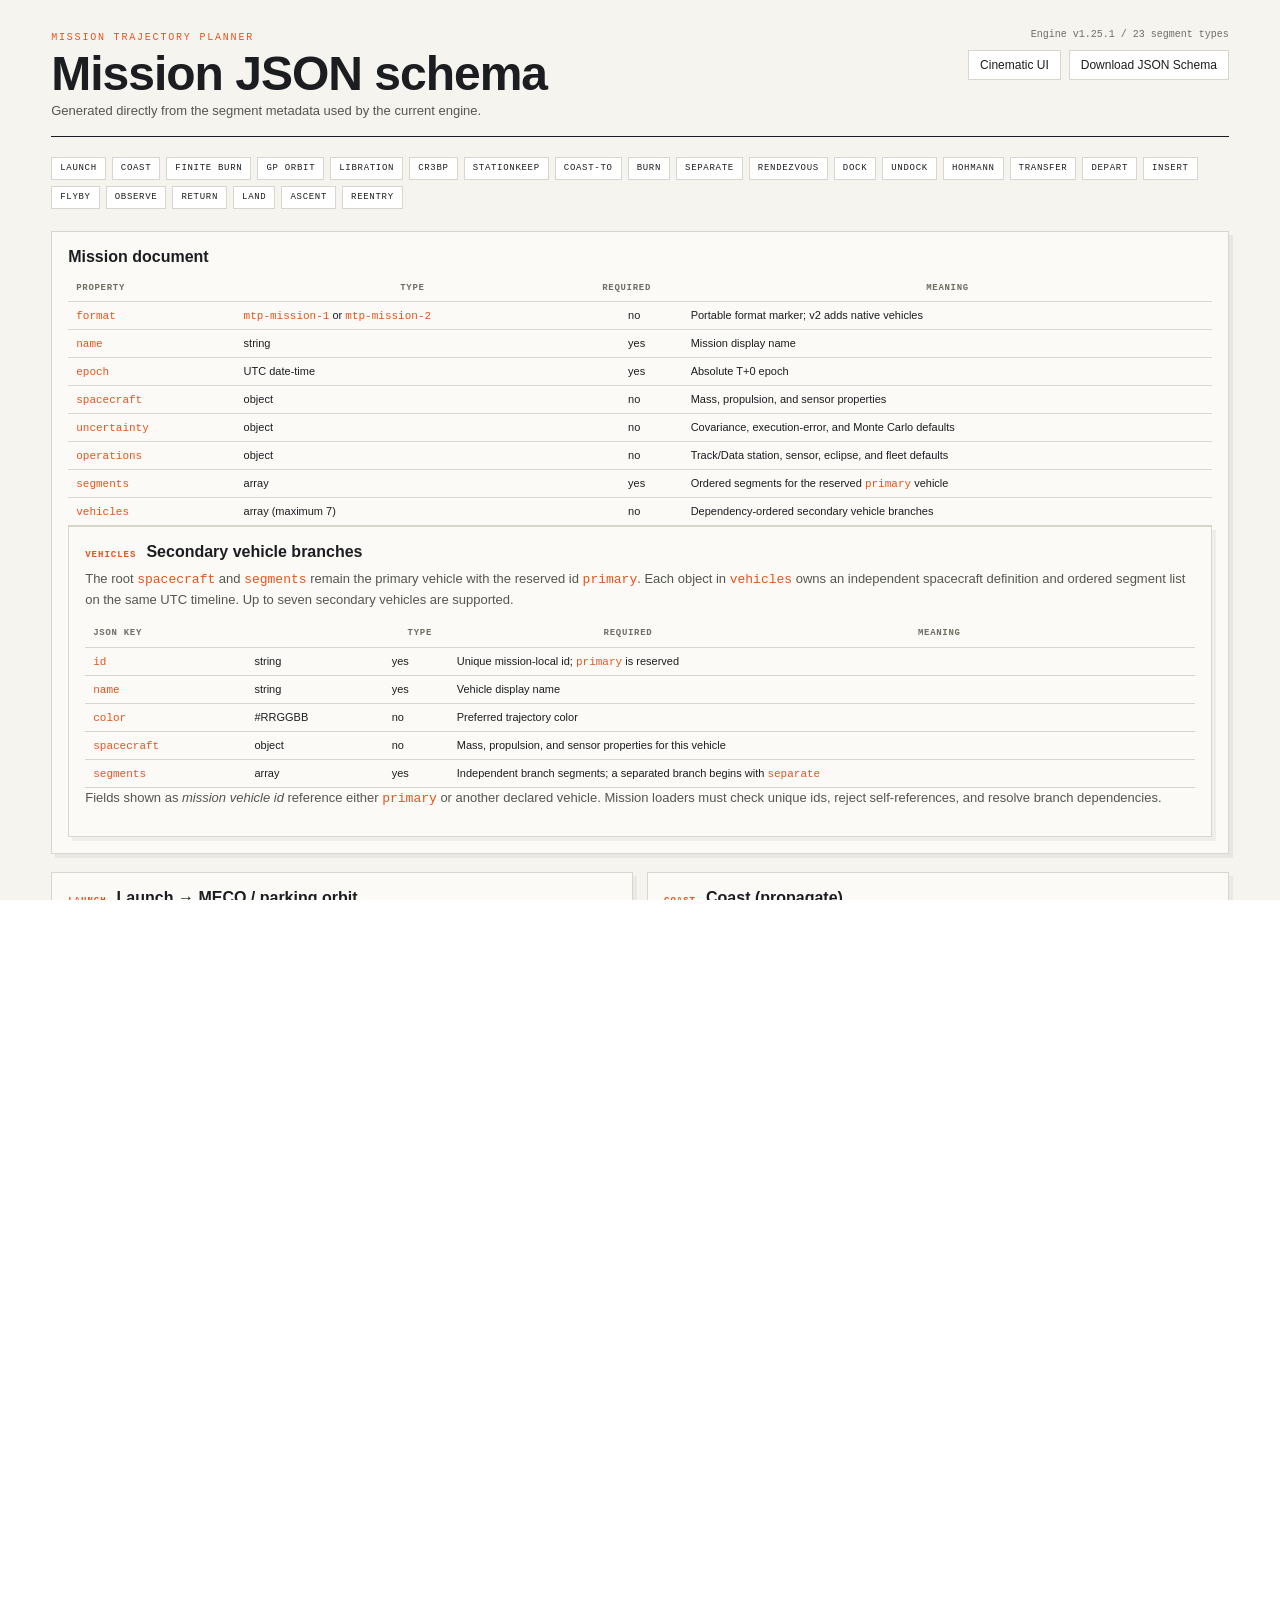
<file: schema.html>
<!DOCTYPE html>
<html lang="en">
<head>
  <meta charset="UTF-8">
  <meta name="viewport" content="width=device-width, initial-scale=1.0">
  <title>Mission JSON Schema - Mission Trajectory Planner</title>
  <meta name="description" content="Generated mission JSON reference for Mission Trajectory Planner segment definitions.">
  <link rel="icon" type="image/png" href="favicon.png">
  <link rel="stylesheet" href="css/theme.css">
</head>
<body>
<main id="schemaApp" class="schema-page" data-theme="blueprint">
  <header class="schema-header">
    <div>
      <a href="index.html" class="schema-back">Mission Trajectory Planner</a>
      <h1>Mission JSON schema</h1>
      <p>Generated directly from the segment metadata used by the current engine.</p>
    </div>
    <div class="schema-actions">
      <span id="schemaVersion">Loading engine...</span>
      <button id="schemaTheme" type="button">Cinematic UI</button>
      <button id="schemaDownload" type="button" disabled>Download JSON Schema</button>
    </div>
  </header>
  <nav id="schemaNav" aria-label="Segment definitions"></nav>
  <section id="schemaIntro" class="schema-intro" aria-labelledby="schemaIntroHead">
    <h2 id="schemaIntroHead">Mission document</h2>
    <div id="schemaRoot"></div>
  </section>
  <section id="schemaSegments" class="schema-segments" aria-live="polite"></section>
  <noscript>This reference requires JavaScript because it is generated from the live engine definitions.</noscript>
</main>

<script src="js/constants.js"></script>
<script src="js/kepler.js"></script>
<script src="js/targeting.js"></script>
<script src="js/ode.js"></script>
<script src="js/cr3bp.js"></script>
<script src="js/libration.js"></script>
<script src="js/windows.js"></script>
<script src="js/analysis.js"></script>
<script src="js/environment-models.js"></script>
<script src="js/ephemeris-table.js"></script>
<script src="js/force-models.js"></script>
<script src="js/propagator.js"></script>
<script src="js/mission-schema.js"></script>
<script src="js/schema-doc.js"></script>
<script src="js/offline.js"></script>
</body>
</html>
</file>
<file: css/theme.css>
/* =============================================================================
 * Mission Trajectory Planner — dual theme, exact to Direction Previews 2a/2b
 *   [data-theme="blueprint"]  : technical-drawing paper, hairlines, int'l orange
 *   [data-theme="cinematic"]  : full-bleed canvas, floating overlays, ember orange
 * ========================================================================== */

/* ------------------------------ shared ---------------------------------- */
:where(#app, #app *) { box-sizing: border-box; margin: 0; padding: 0; }

#app {
  position: fixed;
  inset: 0;
  display: flex;
  flex-direction: column;
  overflow: hidden;
  background: var(--bg);
  color: var(--text);
  font-family: var(--sans);
  font-size: 13px;
}
#app a { color: var(--accent); text-decoration: none; }
#app a:hover { text-decoration: underline; }
.ok-txt { color: var(--good); }
.bad-txt { color: var(--bad); }

#logo { white-space: nowrap; min-width: 0; overflow: hidden; text-overflow: ellipsis; }
.spacer { flex: 1; }
.viewbtns, .auxbtns, .ctrlstack { display: flex; }
.edgeTgl { position: absolute; top: 50%; transform: translateY(-50%); z-index: 9; }
#leftTgl { left: 10px; }
#rightTgl { right: 10px; }
:is(#dispTgl, #btnLiveDisplay) { text-align: left; }
:is(#dispOpts, #liveDisplayPanel).collapsed > label { display: none; }
#dispOpts > label.display-system {
  flex-direction: column; align-items: stretch; gap: 4px; cursor: default;
  margin-top: 2px; padding-top: 7px;
}
#dispOpts .display-system span { font-size: 8.5px; letter-spacing: 1px; }
#dispOpts .display-system select { width: 100%; min-width: 0; }

#app button { cursor: pointer; font-family: var(--sans); white-space: nowrap; }
#app select, #app input { font-family: var(--sans); color: var(--text); }
#app input[type="number"], #epochInp { font-family: var(--mono); }
#app .live-link {
  display: inline-flex; align-items: center; justify-content: center;
  white-space: nowrap; font-family: var(--sans); text-decoration: none;
}
#app .live-link:hover { text-decoration: none; }

#layout { flex: 1; min-height: 0; }
#left, #right { overflow-y: auto; overflow-x: hidden; min-height: 0; display: flex; flex-direction: column; }

.panel-title { display: flex; align-items: baseline; justify-content: space-between; font-family: var(--mono); letter-spacing: 2px; }
#missionMeta p { margin-bottom: 4px; }
#missionMeta details summary { cursor: pointer; color: var(--accent); font-size: 11px; }
#missionMeta ul { margin: 4px 0 4px 16px; }
#missionMeta li { margin: 2px 0; font-family: var(--mono); font-size: 10.5px; }

#segList { display: flex; flex-direction: column; }
.seg-head { display: flex; align-items: center; gap: 7px; cursor: pointer; user-select: none; }
.seg-idx { font-family: var(--mono); color: var(--faint); font-size: 10px; }
.seg-short { font-family: var(--mono); font-size: 11.5px; font-weight: 700; letter-spacing: 0.5px; }
.seg-sum { flex: 1; color: var(--dim); font-size: 11px; white-space: nowrap; overflow: hidden; text-overflow: ellipsis; }
.badge { font-family: var(--mono); font-size: 9px; letter-spacing: 0.5px; border: 1px solid currentColor; border-radius: 3px; padding: 1px 5px; white-space: nowrap; }
.badge.err { color: var(--bad); }
.badge.warn { color: var(--warn); }
.seg-btns { display: flex; gap: 2px; visibility: hidden; }
.seg-head:hover .seg-btns, .seg-head:focus-within .seg-btns { visibility: visible; }
.seg-head:focus-visible { outline: 1px solid var(--accent); outline-offset: -2px; }
.seg-btns button { padding: 1px 5px; font-size: 10px; }
.seg-body { display: none; }
.seg.open .seg-body { display: block; }

.fgrid { display: grid; grid-template-columns: minmax(0, 1fr) 118px; gap: 6px 10px; align-items: center; }
.fgrid label { color: var(--dim); font-size: 11px; }
.fgrid input, .fgrid select { width: 100%; min-width: 0; font-size: 11px; padding: 3px 7px; }
.fgrid .segment-long-field { grid-column: 1 / -1; }
.fgrid label.segment-long-field { margin-top: 4px; }
.fgrid input.segment-long-field { font-family: var(--mono); letter-spacing: .01em; }

.seg-info { margin-top: 8px; font-family: var(--mono); font-size: 10px; color: var(--info); line-height: 1.6; }
.seg-warnline { margin-top: 5px; font-size: 11px; line-height: 1.35; }
.seg-warnline.warn { color: var(--warn); }
.seg-warnline.error { color: var(--bad); }
.seg-doc { margin-top: 8px; font-size: 10.5px; color: var(--faint); line-height: 1.45; padding-top: 6px; }

#addRow { display: flex; flex-direction: column; gap: 8px; }
#addRow select { width: 100%; min-width: 0; }
#addBtns { display: flex; gap: 8px; }
#addBtns button { flex: 1; }

#viz { position: relative; min-width: 0; min-height: 0; }
#cv { position: absolute; inset: 0; display: block; cursor: grab; touch-action: none; }
#cv:active { cursor: grabbing; }

#hud { position: absolute; pointer-events: none; z-index: 3; font-family: var(--mono); }
#hudToggle { display: none; }
#cineHudDetails { display: none; }
.hud-cell label { display: block; }
#burnNotice {
  position: absolute; z-index: 8; left: 50%; pointer-events: none;
  display: none; width: max-content; max-width: calc(100% - 28px);
  transform: translateX(-50%); font-family: var(--mono);
}
#burnNotice.show { display: grid; }
#burnNotice strong, #burnNotice span { display: block; overflow: hidden; text-overflow: ellipsis; white-space: nowrap; }

:is(#dispOpts, #liveDisplayPanel) { position: absolute; z-index: 3; white-space: nowrap; }
:is(#dispOpts, #liveDisplayPanel) > label { display: flex; align-items: center; gap: 6px; cursor: pointer; }

#titleBlock { display: none; }

#tabs {
  display: grid; grid-template-columns: repeat(5, minmax(0, 1fr)); flex: 0 0 auto;
}
.tabbtn {
  width: 100%; min-width: 0; overflow: hidden;
  border: none; background: transparent; padding: 11px 3px;
  color: var(--dim); font-size: 9.5px; letter-spacing: .35px;
  text-transform: uppercase;
}
.tabpane { display: none; padding: 12px 14px; overflow-y: auto; flex: 1; min-height: 0; }
.tabpane.active { display: block; }
.pane-tools { display: flex; justify-content: space-between; align-items: center; margin-bottom: 8px; }
.hint { color: var(--dim); font-size: 10.5px; line-height: 1.45; }

/* Launch-window / porkchop planner. The controls are shared DOM; each theme
   below gives the chart and confirmation surface its own visual language. */
#windowsPane { padding-bottom: 20px; }
.window-pane-head { display: flex; align-items: flex-start; justify-content: space-between; gap: 10px; margin-bottom: 12px; }
.window-pane-head h3 { margin: 0 0 3px; font-size: 12px; letter-spacing: 1.3px; text-transform: uppercase; }
.window-badge { flex: 0 0 auto; font-family: var(--mono); font-size: 8.5px; letter-spacing: 1.2px; padding: 3px 6px; }
.window-form { margin-bottom: 10px; }
.window-form input, .window-form select, .window-apply-grid select { min-width: 0; }
.window-actions { display: grid; grid-template-columns: minmax(0, 1fr) auto; gap: 7px; margin-top: 8px; }
.window-actions button { min-width: 0; }
.window-actions button:disabled, #winApply:disabled { cursor: default; opacity: .45; }
.window-progress { height: 4px; overflow: hidden; margin: 8px 0 10px; }
#winProgressBar { height: 100%; width: 0%; transition: width .12s linear; }
.window-canvas-wrap { position: relative; width: 100%; }
#winCanvas {
  display: block; width: 100%; height: auto; aspect-ratio: 640 / 440;
  cursor: crosshair; touch-action: none;
}
#winCanvas:focus-visible { outline: 2px solid var(--accent); outline-offset: 2px; }
.window-tooltip {
  position: absolute; z-index: 4; width: max-content; max-width: min(210px, calc(100% - 8px));
  pointer-events: none; padding: 7px 9px; font-family: var(--mono); font-size: 8.5px;
  line-height: 1.45;
}
.window-tooltip[hidden], .window-selection[hidden] { display: none !important; }
.window-tooltip strong, .window-tooltip span,
.window-readout strong, .window-readout span { display: block; }
.window-tooltip strong, .window-readout strong { margin-bottom: 3px; }
.window-axis-note { margin: 5px 0 0; text-align: center; font-family: var(--mono); font-size: 8.5px; color: var(--faint); letter-spacing: .25px; }
.window-footnote { margin: 7px 0 0; color: var(--faint); font-size: 9px; line-height: 1.4; }
.window-selection { margin-top: 11px; padding: 10px; }
.window-selection-kicker { margin-bottom: 6px; font-family: var(--mono); font-size: 8.5px; letter-spacing: 1.3px; text-transform: uppercase; color: var(--faint); }
.window-readout { display: grid; grid-template-columns: 1fr 1fr; gap: 2px 8px; font-family: var(--mono); font-size: 9px; line-height: 1.45; }
.window-readout strong { grid-column: 1 / -1; }
.window-apply-grid { margin-top: 9px; grid-template-columns: minmax(0, 1fr); gap: 4px; }
.window-apply-grid label { font-size: 9px; text-transform: uppercase; letter-spacing: .7px; }
.window-status { margin-top: 10px; min-height: 38px; padding: 8px 9px; font-size: 9.5px; line-height: 1.45; }
.window-targeting { margin-top: 10px; padding-top: 8px; }
.window-targeting summary { cursor: pointer; font: 9px var(--mono); letter-spacing: .8px; text-transform: uppercase; }
.window-targeting .fgrid { margin: 8px 0; }
.window-targeting input { min-width: 0; width: 100%; }
.window-target-status { min-height: 34px; margin-top: 7px; padding: 7px 8px; font: 8.7px/1.45 var(--mono); }

/* Planner Data workspace. The DOM and chart geometry are shared; Blueprint
   treats them as drawing tables while Cinematic uses restrained glass cards. */
#dataPane { padding-bottom: 24px; }
.analysis-head { display: flex; align-items: flex-start; justify-content: space-between; gap: 10px; margin-bottom: 10px; }
.analysis-head h3 { margin: 0 0 3px; font-size: 12px; letter-spacing: 1.3px; text-transform: uppercase; }
.analysis-badge { flex: 0 0 auto; padding: 3px 6px; font: 8.5px var(--mono); letter-spacing: 1.2px; }
.analysis-status { margin-bottom: 10px; min-height: 34px; padding: 8px 9px; font-size: 9.5px; line-height: 1.45; }
.analysis-status.error { color: var(--bad); }
.analysis-section { margin-top: 10px; padding-top: 10px; }
.analysis-section-head { display: flex; align-items: center; justify-content: space-between; gap: 8px; margin-bottom: 8px; }
.analysis-section h4 { font-size: 10px; letter-spacing: 1.15px; text-transform: uppercase; }
.analysis-help { margin: -1px 0 9px; color: var(--dim); font-size: 9px; line-height: 1.45; }
.analysis-section-head button, .analysis-chart-controls button,
.analysis-inline-form button, .analysis-fleet-controls button { min-width: 0; padding: 3px 7px; font-size: 9px; }
.element-grid { display: grid; grid-template-columns: repeat(2, minmax(0, 1fr)); gap: 5px; }
.element-cell { min-width: 0; padding: 7px; }
.element-cell label { display: block; color: var(--faint); font: 8px var(--mono); letter-spacing: .8px; text-transform: uppercase; }
.element-cell strong { display: block; margin-top: 2px; overflow: hidden; text-overflow: ellipsis; white-space: nowrap; font: 10.5px var(--mono); }
.analysis-chart-controls { display: grid; grid-template-columns: auto minmax(0, 1fr) auto; align-items: center; gap: 6px; margin: 9px 0 6px; }
.analysis-chart-controls label, .analysis-inline-form label { color: var(--dim); font-size: 9px; text-transform: uppercase; letter-spacing: .6px; }
.analysis-chart-controls select { min-width: 0; width: 100%; padding: 3px 5px; font-size: 9.5px; }
.analysis-canvas-wrap { position: relative; width: 100%; }
#analysisCanvas, #fleetCanvas { display: block; width: 100%; height: auto; background: transparent; }
#analysisCanvas { aspect-ratio: 640 / 300; cursor: crosshair; touch-action: none; }
#fleetCanvas { aspect-ratio: 640 / 220; margin: 8px 0; }
#analysisCanvas:focus-visible { outline: 2px solid var(--accent); outline-offset: 2px; }
.analysis-tooltip { position: absolute; z-index: 4; width: max-content; max-width: calc(100% - 8px); pointer-events: none; padding: 6px 8px; font: 8.5px/1.45 var(--mono); }
.analysis-tooltip[hidden] { display: none !important; }
.analysis-readout { font: 9.5px/1.55 var(--mono); }
.analysis-table-wrap { max-height: 180px; overflow: auto; margin-top: 7px; }
.analysis-table { width: 100%; border-collapse: collapse; table-layout: fixed; font: 8.5px/1.35 var(--mono); }
.analysis-table th, .analysis-table td { padding: 4px 3px; text-align: left; vertical-align: top; overflow-wrap: anywhere; }
.analysis-table th { color: var(--faint); font-size: 7.5px; letter-spacing: .4px; text-transform: uppercase; }
.analysis-inline-form { display: grid; grid-template-columns: minmax(0, 1fr) 50px auto auto; align-items: center; gap: 5px; }
.analysis-inline-form input { width: 50px; min-width: 0; padding: 3px 4px; font-size: 9px; }
.analysis-check { display: flex; align-items: flex-start; gap: 6px; color: var(--dim); font-size: 9.5px; line-height: 1.4; cursor: pointer; }
.analysis-check input { margin-top: 1px; }
.analysis-fleet-controls { display: grid; grid-template-columns: minmax(0, 1fr) auto auto; gap: 5px; margin: 8px 0; }
.analysis-fleet-controls select { width: 100%; min-width: 0; font-size: 9.5px; }
.station-editor { margin: 8px 0; }
.station-editor > summary { cursor: pointer; color: var(--dim); font: 9px var(--mono); letter-spacing: .7px; text-transform: uppercase; }
.station-form { margin: 8px 0; }
.station-form input, .station-form select { min-width: 0; width: 100%; }
.station-list, .fleet-list { display: grid; gap: 5px; margin-top: 8px; }
.station-row, .fleet-row { display: grid; grid-template-columns: auto minmax(0, 1fr) auto; align-items: center; gap: 7px; min-width: 0; padding: 6px 7px; }
.station-row strong, .fleet-row strong { display: block; overflow: hidden; text-overflow: ellipsis; white-space: nowrap; font: 9.5px var(--mono); }
.station-row small, .fleet-row small { display: block; margin-top: 2px; color: var(--faint); font: 7.8px/1.35 var(--mono); }
.station-row button, .fleet-row button { min-width: 0; padding: 3px 5px; font-size: 8px; }
.station-swatch, .fleet-color { width: 9px; height: 9px; border-radius: 50%; background: var(--accent); }
.station-swatch.user { background: #178578; }
.station-lock { color: var(--faint); font: 7.5px var(--mono); text-transform: uppercase; }
.fleet-color.primary { background: var(--accent); }
.fleet-color-input { width: 18px !important; height: 18px; padding: 0 !important; border: 0 !important; cursor: pointer; }
.fleet-summary { display: grid; grid-template-columns: minmax(0, .8fr) minmax(0, 1.6fr); gap: 7px; padding: 4px 0; }
.fleet-summary + .fleet-summary { border-top: 1px solid var(--line); }
.fleet-summary span { color: var(--dim); }
.fleet-confidence { display: block; margin-top: 3px; font: 8px/1.45 var(--mono); color: var(--faint); }
.analysis-confidence { margin-top: 7px; padding: 6px 7px; font: 8px/1.45 var(--mono); }
.analysis-confidence strong { font-weight: 700; }
#dataPane button:disabled { cursor: default; opacity: .45; }

.uncertainty-section .analysis-section-head > div { min-width: 0; }
.uncertainty-kicker { display: block; margin-top: 2px; color: var(--faint); font: 7.8px var(--mono); letter-spacing: .65px; text-transform: uppercase; }
.uncertainty-fieldset { min-width: 0; margin: 8px 0 0; padding: 8px; }
.uncertainty-fieldset legend { padding: 0 4px; color: var(--dim); font: 8px var(--mono); letter-spacing: .65px; text-transform: uppercase; }
.uncertainty-vector-grid, .uncertainty-control-grid { display: grid; grid-template-columns: repeat(3, minmax(0, 1fr)); gap: 6px; }
.uncertainty-vector-grid label, .uncertainty-control-grid label {
  display: grid; grid-template-columns: minmax(0, 1fr) auto; align-items: end;
  min-width: 0; color: var(--dim); font: 8px/1.3 var(--mono); letter-spacing: .25px;
}
.uncertainty-vector-grid label > span, .uncertainty-control-grid label > span { color: var(--faint); font-size: 7px; text-align: right; }
.uncertainty-vector-grid input, .uncertainty-control-grid input {
  grid-column: 1 / -1; width: 100%; min-width: 0; margin-top: 3px; padding: 4px 5px; font: 9px var(--mono);
}
.uncertainty-control-grid { margin-top: 7px; }
.uncertainty-status { min-height: 38px; margin-top: 9px; padding: 7px 8px; }
.uncertainty-status.error { color: var(--bad); }
.uncertainty-results { display: grid; grid-template-columns: repeat(2, minmax(0, 1fr)); gap: 5px; margin: 7px 0; }
.uncertainty-result { min-width: 0; padding: 7px; }
.uncertainty-result label { display: block; color: var(--faint); font: 7.5px var(--mono); letter-spacing: .55px; text-transform: uppercase; }
.uncertainty-result strong { display: block; margin-top: 3px; overflow-wrap: anywhere; font: 9px/1.35 var(--mono); }
.uncertainty-canvas-wrap { position: relative; width: 100%; }
#uncCanvas { display: block; width: 100%; height: auto; aspect-ratio: 640 / 260; }
.uncertainty-axis { position: absolute; pointer-events: none; color: var(--faint); font: 7px var(--mono); }
.uncertainty-axis-x { right: 14px; top: 50%; transform: translateY(-11px); }
.uncertainty-axis-y { left: 50%; top: 7px; transform: translateX(6px); }
.uncertainty-footnote { margin-top: 6px; line-height: 1.4; }

@media (max-width: 620px) {
  .uncertainty-vector-grid, .uncertainty-control-grid { grid-template-columns: repeat(2, minmax(0, 1fr)); }
  .uncertainty-results { grid-template-columns: minmax(0, 1fr); }
}

/* Generated schema reference. It shares the two palettes without inheriting
   the fixed Planner shell, so the document remains readable and printable. */
.schema-page {
  box-sizing: border-box; min-height: 100vh; padding: 28px clamp(18px, 4vw, 64px) 64px;
  background: var(--bg); color: var(--text); font-family: var(--sans); font-size: 13px;
}
.schema-page *, .schema-page *::before, .schema-page *::after { box-sizing: border-box; }
.schema-page a { color: var(--accent); text-decoration: none; }
.schema-page code { font-family: var(--mono); color: var(--accent); }
.schema-header { display: flex; align-items: flex-start; justify-content: space-between; gap: 28px; max-width: 1440px; margin: 0 auto 20px; }
.schema-header h1 { margin: 7px 0 5px; font-size: clamp(28px, 4vw, 48px); line-height: 1; }
.schema-header p { margin: 0; color: var(--dim); }
.schema-back { font-family: var(--mono); font-size: 10px; letter-spacing: 1.8px; text-transform: uppercase; }
.schema-actions { display: flex; flex-wrap: wrap; align-items: center; justify-content: flex-end; gap: 8px; }
.schema-actions span { width: 100%; text-align: right; color: var(--faint); font: 10px/1.4 var(--mono); }
.schema-page button { cursor: pointer; font-family: var(--sans); }
.schema-page nav, .schema-intro, .schema-segments { max-width: 1440px; margin-inline: auto; }
.schema-page nav { display: flex; flex-wrap: wrap; gap: 6px; margin-bottom: 22px; }
.schema-page nav a { padding: 5px 8px; font: 9px/1.2 var(--mono); letter-spacing: .7px; text-transform: uppercase; }
.schema-intro { margin-bottom: 18px; }
.schema-intro h2 { margin: 0 0 10px; font-size: 16px; }
.schema-segments { display: grid; grid-template-columns: repeat(auto-fit, minmax(min(100%, 480px), 1fr)); gap: 14px; align-items: start; }
.schema-card { min-width: 0; padding: 16px; }
.schema-card header { display: flex; align-items: baseline; gap: 10px; margin-bottom: 8px; }
.schema-card header span { flex: 0 0 auto; font: 700 9px/1.2 var(--mono); letter-spacing: 1px; color: var(--accent); }
.schema-card h2 { margin: 0; font-size: 16px; }
.schema-card p { margin: 0 0 12px; color: var(--dim); line-height: 1.5; }
.schema-page table { width: 100%; border-collapse: collapse; display: block; overflow-x: auto; font-size: 11px; }
.schema-page thead, .schema-page tbody { display: table; width: 100%; min-width: 520px; table-layout: auto; }
.schema-page th, .schema-page td { padding: 7px 8px; text-align: left; vertical-align: top; border-bottom: 1px solid var(--line); }
.schema-page th { color: var(--faint); font: 700 9px/1.3 var(--mono); letter-spacing: .7px; text-transform: uppercase; }

.schema-page[data-theme="blueprint"] .schema-header { border-bottom: 1px solid var(--ink); padding-bottom: 18px; }
.schema-page[data-theme="blueprint"] .schema-header h1 { font-weight: 700; letter-spacing: -1px; }
.schema-page[data-theme="blueprint"] button,
.schema-page[data-theme="blueprint"] nav a { background: var(--panel2); border: 1px solid var(--line); border-radius: 0; color: var(--text); }
.schema-page[data-theme="blueprint"] button { padding: 7px 11px; }
.schema-page[data-theme="blueprint"] button:hover,
.schema-page[data-theme="blueprint"] nav a:hover { border-color: var(--ink); }
.schema-page[data-theme="blueprint"] .schema-intro,
.schema-page[data-theme="blueprint"] .schema-card { background: var(--panel); border: 1px solid var(--line); }
.schema-page[data-theme="blueprint"] .schema-intro { padding: 16px; box-shadow: 4px 4px 0 rgba(28,29,32,.06); }
.schema-page[data-theme="blueprint"] .schema-card { box-shadow: 4px 4px 0 rgba(28,29,32,.05); }

.schema-page[data-theme="cinematic"] {
  background: radial-gradient(circle at 78% 3%, rgba(255,106,61,.10), transparent 28%),
    linear-gradient(180deg, #090d16, var(--bg));
}
.schema-page[data-theme="cinematic"] .schema-header { padding: 20px; border: 1px solid var(--line); border-radius: 18px; background: rgba(13,17,28,.76); backdrop-filter: blur(14px); }
.schema-page[data-theme="cinematic"] .schema-header h1 { color: #fff; font-weight: 600; }
.schema-page[data-theme="cinematic"] button,
.schema-page[data-theme="cinematic"] nav a { background: var(--panel2); border: 1px solid var(--line); border-radius: 999px; color: var(--dim); }
.schema-page[data-theme="cinematic"] button { padding: 8px 13px; }
.schema-page[data-theme="cinematic"] button:hover,
.schema-page[data-theme="cinematic"] nav a:hover { border-color: var(--accent); color: #fff; }
.schema-page[data-theme="cinematic"] .schema-intro,
.schema-page[data-theme="cinematic"] .schema-card { background: rgba(13,17,28,.76); border: 1px solid var(--line); border-radius: 14px; backdrop-filter: blur(12px); box-shadow: 0 18px 48px rgba(0,0,0,.22); }
.schema-page[data-theme="cinematic"] .schema-intro { padding: 18px; }

@media (max-width: 720px) {
  .schema-page { padding-inline: 12px; }
  .schema-header { flex-direction: column; }
  .schema-actions { justify-content: flex-start; }
  .schema-actions span { text-align: left; }
  .schema-segments { grid-template-columns: 1fr; }
}

#eclipseBands { position: absolute; left: 7px; right: 7px; top: 5px; height: 9px; z-index: 0; pointer-events: none; overflow: hidden; }
.eclipse-band { position: absolute; top: 0; bottom: 0; min-width: 1px; }
.eclipse-band.penumbra { opacity: .28; }
.eclipse-band.umbra { opacity: .62; }

#scriptPre { font-family: var(--mono); font-size: 10px; line-height: 1.75; white-space: pre; overflow-x: auto; padding: 12px; }

#guidePane { font-size: 12px; line-height: 1.55; }
#guidePane h3 { font-size: 11px; letter-spacing: 1.5px; color: var(--accent); margin: 14px 0 6px; text-transform: uppercase; }
#guidePane h3:first-child { margin-top: 2px; }
#guidePane p { margin-bottom: 6px; }
#guidePane ul { margin: 4px 0 8px 17px; }
#guidePane li { margin: 3px 0; }
#guidePane code, #guidePane pre { font-family: var(--mono); font-size: 10.5px; background: var(--codebg); border: 1px solid var(--line); }
#guidePane code { padding: 1px 4px; }
#guidePane pre { padding: 8px; overflow-x: auto; margin: 6px 0; line-height: 1.5; }
#guidePane table.ref { border-collapse: collapse; width: 100%; margin: 6px 0; }
#guidePane table.ref td { border: 1px solid var(--line); padding: 5px 7px; font-size: 11px; vertical-align: top; }
#guidePane table.ref td:first-child { font-family: var(--mono); font-weight: 700; }
#guidePane .ver { color: var(--faint); font-size: 10.5px; margin-top: 16px; font-family: var(--mono); }
.shortcut-card { margin: 10px 0; padding: 10px; }
.shortcut-card-head { display: flex; justify-content: space-between; gap: 8px; margin-bottom: 8px; }
.shortcut-card-head strong { font: 10px var(--mono); letter-spacing: .8px; text-transform: uppercase; }
.shortcut-card-head span { color: var(--faint); font-size: 9px; }
.shortcut-grid { display: grid; grid-template-columns: auto minmax(0, 1fr); gap: 5px 9px; align-items: center; }
.shortcut-grid kbd { min-width: 48px; padding: 2px 5px; text-align: center; font: 9px var(--mono); }
.shortcut-grid span { color: var(--dim); font-size: 10px; }

#exportPane h3 { font-size: 11px; letter-spacing: 1.5px; color: var(--accent); margin: 15px 0 6px; text-transform: uppercase; }
#exportPane h3:first-child { margin-top: 2px; }
#exportPane .fgrid { margin: 8px 0; grid-template-columns: 1fr 110px; }
button.wide, label.filebtn.wide { display: block; width: 100%; text-align: center; padding: 7px; margin: 6px 0; }
label.filebtn { cursor: pointer; font-size: 12px; }
label.filebtn input { display: none; }

#transport { display: flex; align-items: center; }
#scrubwrap { position: relative; height: 30px; }
#scrub { position: absolute; inset: 0; width: 100%; -webkit-appearance: none; appearance: none; background: transparent; cursor: pointer; }
#ticks { position: absolute; left: 7px; right: 7px; top: 19px; height: 11px; pointer-events: none; z-index: 2; }
.tick {
  position: absolute; width: 9px; height: 11px; transform: translateX(-4.5px);
  cursor: pointer; opacity: 0.95; pointer-events: auto;
  background-clip: content-box; padding: 0 3.5px;   /* 2px bar, 9px hit area */
}
.tick:hover { padding: 0 2.5px; opacity: 1; }        /* 4px bar on hover */
.tick.multi { padding: 0 2.5px; }                     /* 4px bar = several events */
.tick.multi:hover { padding: 0 1.5px; }
.tick:hover { height: 11px; top: -2px; }
.tick:focus-visible { height: 11px; top: -2px; outline: 1px solid var(--accent); outline-offset: 1px; }
@media (hover: none) { .seg-btns { visibility: visible; } }
#eventStrip { display: none; }
#dwellHint { display: none; }
#paneBtns { display: none; }

@keyframes mtpToastDown { from { opacity: 0; transform: translate(-50%, -5px); } to { opacity: 1; transform: translate(-50%, 0); } }
@keyframes mtpToastUp   { from { opacity: 0; transform: translate(-50%, 5px); }  to { opacity: 1; transform: translate(-50%, 0); } }

#gifModal { display: none; position: fixed; inset: 0; background: rgba(2,4,8,0.55); z-index: 50; align-items: center; justify-content: center; }
#gifModal.show { display: flex; }
.modal-box { background: var(--panel); border: 1px solid var(--line); padding: 20px 24px; width: 340px; text-align: center; }
.modal-title { font-size: 14px; margin-bottom: 12px; letter-spacing: 1px; }
.progress { height: 8px; overflow: hidden; margin-bottom: 10px; background: var(--line); }
#gifBar { height: 100%; width: 0%; background: var(--accent); transition: width 0.15s; }
#gifModal button { margin-top: 10px; }

#app ::-webkit-scrollbar { width: 9px; height: 9px; }
#app ::-webkit-scrollbar-track { background: transparent; }

/* =============================================================================
 * THEME: BLUEPRINT (default) — exact to preview 2a
 * ========================================================================== */
[data-theme="blueprint"] {
  --bg: #f5f4ef;
  --colL: minmax(240px, 318px);
  --colR: minmax(260px, 330px);
  --panel: #fbfaf6;
  --panel2: #ffffff;
  --line: #d8d6cd;
  --ink: #1c1d20;
  --text: #1c1d20;
  --dim: #55564f;
  --faint: #6f6e65;
  --accent: #e5541e;
  --info: #2a6f3a;
  --good: #2f9e5b;
  --warn: #b8860b;
  --bad: #c62828;
  --codebg: #ffffff;
  --mono: "JetBrains Mono", Consolas, monospace;
  --sans: "Archivo", "Segoe UI", sans-serif;
}

[data-theme="blueprint"] #topbar {
  display: flex; align-items: center; flex-wrap: nowrap;
  min-height: 54px; flex: 0 0 auto; gap: 8px 16px; padding: 8px 20px;
  background: var(--panel);
  border-bottom: 1px solid var(--ink);
}
[data-theme="blueprint"] #logo .logo-line { font-weight: 700; letter-spacing: 2px; font-size: 12px; text-transform: uppercase; }
[data-theme="blueprint"] #logo .mark { color: var(--accent); }
[data-theme="blueprint"] #logo .ver { display: none; }
[data-theme="blueprint"] #logo .logo-sub { font-family: var(--mono); font-size: 9px; color: var(--faint); letter-spacing: 1px; text-transform: uppercase; margin-top: 2px; }
[data-theme="blueprint"] #cineMeta { display: none; }
/* keep the control cluster on ONE line: compact buttons, capped widths */
[data-theme="blueprint"] .ctrlstack { flex-wrap: nowrap; gap: 8px; align-items: center; min-width: 0; }
[data-theme="blueprint"] .viewbtns, [data-theme="blueprint"] .auxbtns { gap: 4px; flex-wrap: nowrap; }
[data-theme="blueprint"] .viewbtns button, [data-theme="blueprint"] .auxbtns button {
  padding: 5px 9px; font-size: 10.5px; letter-spacing: 0.2px;
}
[data-theme="blueprint"] #frameSel { max-width: 240px; font-size: 10.5px; padding: 4px 6px; }
[data-theme="blueprint"] #presetSel { max-width: 195px; }
[data-theme="blueprint"] button, [data-theme="blueprint"] select,
[data-theme="blueprint"] input:not([type="range"]):not([type="checkbox"]) {
  background: var(--panel2);
  border: 1px solid var(--line);
  color: var(--text);
  border-radius: 0;
  font-size: 12px;
  padding: 6px 12px;
}
[data-theme="blueprint"] button:hover { border-color: var(--ink); }
[data-theme="blueprint"] button.active { background: var(--ink); border-color: var(--ink); color: var(--panel); }
[data-theme="blueprint"] select:focus, [data-theme="blueprint"] input:focus { outline: 1px solid var(--accent); }
[data-theme="blueprint"] button:focus { outline: none; }
[data-theme="blueprint"] button:focus-visible,
[data-theme="blueprint"] #topbar select:focus,
[data-theme="blueprint"] #topbar input:focus { outline: 1px solid var(--ink); }
[data-theme="blueprint"] .auxbtns .live-link {
  padding: 5px 9px; border: 1px solid var(--accent); background: var(--accent);
  color: #fff; font-size: 10.5px; font-weight: 700; letter-spacing: .5px;
  text-transform: uppercase; flex: 0 0 auto; min-width: 42px;
}
#app[data-theme="blueprint"] .auxbtns .live-link { color: #fff; }
#app[data-theme="blueprint"] .auxbtns .live-link:hover { border-color: var(--ink); color: #fff; }
#app[data-theme="blueprint"] .auxbtns .live-link:focus-visible { outline: 1px solid var(--ink); outline-offset: 2px; }
[data-theme="blueprint"] .viewbtns { gap: 0; }
[data-theme="blueprint"] .viewbtns button { letter-spacing: 1px; font-size: 11px; text-transform: uppercase; padding: 6px 13px; }
[data-theme="blueprint"] .viewbtns button + button { border-left: none; }
[data-theme="blueprint"] .auxbtns { gap: 8px; }
[data-theme="blueprint"] .ctrlstack { flex-direction: row; align-items: center; gap: 10px; margin-left: auto; }
[data-theme="blueprint"] #topbar .spacer { display: none; }
[data-theme="blueprint"] .edgeTgl { top: auto; bottom: 64px; transform: none; width: 15px; height: 56px; padding: 0; font-size: 12px; display: flex; align-items: center; justify-content: center; background: var(--panel2); border: 1px solid var(--line); color: var(--dim); }
[data-theme="blueprint"] #leftTgl { left: 0; }
[data-theme="blueprint"] #rightTgl { right: 0; }
[data-theme="blueprint"] .edgeTgl:hover { border-color: var(--ink); color: var(--ink); }
[data-theme="blueprint"] #frameSel, [data-theme="blueprint"] #epochInp { font-family: var(--mono); font-size: 11px; }
[data-theme="blueprint"] #epochInp { width: 185px; }
[data-theme="blueprint"] #presetSel { min-width: 0; max-width: 195px; overflow: hidden; text-overflow: ellipsis; }

/* Desktop remains a single technical-drawing strip. Compact it before the
   deliberate two-row layout so tracker navigation cannot push controls offscreen. */
@media (max-width: 2000px) {
  [data-theme="blueprint"] #topbar { gap: 8px 10px; padding-inline: 14px; }
  [data-theme="blueprint"] #presetSel { max-width: 155px; }
  [data-theme="blueprint"] #frameSel { max-width: 175px; }
  [data-theme="blueprint"] .ctrlstack { gap: 6px; }
  [data-theme="blueprint"] .viewbtns button { padding: 5px 8px; letter-spacing: .45px; }
  [data-theme="blueprint"] .auxbtns { gap: 4px; }
  [data-theme="blueprint"] .auxbtns button,
  [data-theme="blueprint"] .auxbtns .live-link { padding: 5px 7px; font-size: 9.5px; }
}
@media (max-width: 1380px) {
  [data-theme="blueprint"] #topbar {
    display: grid;
    grid-template-columns: minmax(190px, 1fr) minmax(150px, 250px);
    grid-template-areas: "logo preset" "controls controls";
    align-items: center; min-height: 0; row-gap: 6px; padding: 7px 12px;
  }
  [data-theme="blueprint"] #logo { grid-area: logo; }
  [data-theme="blueprint"] #logo .logo-sub,
  [data-theme="blueprint"] #epochInp { display: none; }
  [data-theme="blueprint"] #presetSel {
    grid-area: preset; justify-self: stretch; width: 100%; max-width: none;
  }
  [data-theme="blueprint"] .ctrlstack {
    grid-area: controls; width: 100%; margin-left: 0; justify-content: space-between;
  }
  [data-theme="blueprint"] .viewbtns,
  [data-theme="blueprint"] .auxbtns { min-width: 0; }
}
@media (max-width: 980px) {
  [data-theme="blueprint"] #topbar {
    grid-template-columns: minmax(150px, 1fr) minmax(125px, 190px);
    padding-inline: 8px;
  }
  [data-theme="blueprint"] #logo .logo-line { font-size: 10px; letter-spacing: 1px; }
  [data-theme="blueprint"] .viewbtns button { padding: 4px 5px; font-size: 9px; letter-spacing: 0; }
  [data-theme="blueprint"] #frameSel { max-width: 120px; }
  [data-theme="blueprint"] .auxbtns button,
  [data-theme="blueprint"] .auxbtns .live-link { padding: 4px 5px; font-size: 9px; }
}
@media (max-width: 620px) {
  [data-theme="blueprint"] #topbar {
    grid-template-columns: minmax(0, 1fr) minmax(105px, 145px);
  }
  [data-theme="blueprint"] .ctrlstack {
    flex-direction: column; align-items: stretch; gap: 4px;
  }
  [data-theme="blueprint"] .viewbtns,
  [data-theme="blueprint"] .auxbtns {
    width: 100%; justify-content: center;
  }
  [data-theme="blueprint"] #frameSel { max-width: 108px; }
}

[data-theme="blueprint"] #banner {
  position: absolute; top: 64px; left: 50%; transform: translateX(-50%);
  width: max-content; max-width: min(560px, 70vw); z-index: 40;
  padding: 7px 16px; font-size: 12px;
  background: #fdf1e9; border: 1px solid var(--accent); color: #a33a12;
  box-shadow: 0 2px 10px rgba(28,29,32,0.14);
  display: none;
}
[data-theme="blueprint"] #banner.show { display: block; animation: mtpToastDown 0.18s ease-out; }
[data-theme="blueprint"] #banner.error { background: #fbe9e7; border-color: var(--bad); color: var(--bad); }

[data-theme="blueprint"] #layout { display: grid; grid-template-columns: var(--colL) minmax(0, 1fr) var(--colR); }
[data-theme="blueprint"].left-collapsed { --colL: 0px; }
[data-theme="blueprint"].right-collapsed { --colR: 0px; }
[data-theme="blueprint"].left-collapsed #left { display: none; }
[data-theme="blueprint"].right-collapsed #right { display: none; }
[data-theme="blueprint"] #left { grid-column: 1; background: var(--panel); border-right: 1px solid var(--line); padding: 0; }
[data-theme="blueprint"] #viz { grid-column: 2; }
[data-theme="blueprint"] #right { grid-column: 3; background: var(--panel); border-left: 1px solid var(--line); }
[data-theme="blueprint"] #tabs .tabbtn {
  padding-inline: 3px; font-family: var(--mono); font-size: 9px; letter-spacing: .35px;
}

[data-theme="blueprint"] .panel-title { padding: 16px 16px 0; font-size: 10px; color: var(--faint); flex-wrap: wrap; gap: 2px 10px; }
[data-theme="blueprint"] #planDv { color: var(--accent); white-space: nowrap; }
[data-theme="blueprint"] #missionName { margin: 6px 10px 0; font-size: 17px; font-weight: 700; background: transparent; border: 1px solid transparent; padding: 3px 6px; }
[data-theme="blueprint"] #missionName:hover, [data-theme="blueprint"] #missionName:focus { border-color: var(--line); background: var(--panel2); }
[data-theme="blueprint"] #missionMeta { padding: 4px 16px 12px; font-size: 11px; color: var(--dim); line-height: 1.5; }

[data-theme="blueprint"] #segList { border-top: 1px solid var(--line); }
[data-theme="blueprint"] .seg { border-bottom: 1px solid var(--line); }
[data-theme="blueprint"] .seg.open { background: var(--panel2); }
[data-theme="blueprint"] .seg-head { padding: 10px 12px 10px 15px; border-left: 0 solid transparent; }
[data-theme="blueprint"] .seg.open .seg-head { border-left: 3px solid var(--accent) !important; padding-left: 12px; }
[data-theme="blueprint"] .seg-short { color: var(--ink) !important; min-width: 64px; }
[data-theme="blueprint"] .seg-head:hover { background: var(--panel2); }
[data-theme="blueprint"] .seg-body { padding: 4px 14px 12px 25px; }
[data-theme="blueprint"] .seg-body input, [data-theme="blueprint"] .seg-body select { background: var(--panel); }
[data-theme="blueprint"] .seg-doc { border-top: 1px dashed var(--line); }
[data-theme="blueprint"] #addRow { padding: 12px 16px 10px; margin-top: auto; border-top: 1px solid var(--line); }
[data-theme="blueprint"] #addRow button { background: var(--ink); border-color: var(--ink); color: var(--panel); letter-spacing: 1px; text-transform: uppercase; font-size: 11px; padding: 6px 14px; }
[data-theme="blueprint"] #totals { padding: 0 16px 14px; font-family: var(--mono); font-size: 10px; color: var(--dim); line-height: 1.7; letter-spacing: 0.3px; text-transform: uppercase; }

[data-theme="blueprint"] #viz { background: #f7f6f1; }
[data-theme="blueprint"] #hud {
  top: 18px; left: 18px;
  background: var(--panel2);
  border: 1px solid var(--ink);
  box-shadow: 4px 4px 0 rgba(28,29,32,0.12);
  min-width: 250px;
}
[data-theme="blueprint"] #hudToggle {
  display: block; position: absolute; z-index: 1; top: 7px; right: 7px;
  width: 25px; height: 25px; padding: 0; pointer-events: auto; cursor: pointer;
  border: 1px solid var(--ink); border-radius: 0; background: var(--panel2); color: var(--ink);
  font: 700 15px/23px var(--mono); text-align: center;
}
[data-theme="blueprint"] #hudToggle:hover,
[data-theme="blueprint"] #hudToggle:focus-visible { background: var(--ink); color: var(--panel2); }
[data-theme="blueprint"] .hud-met { padding: 9px 16px; border-bottom: 1px solid var(--ink); font-size: 21px; font-weight: 700; }
[data-theme="blueprint"] .hud-date { padding: 5px 16px; font-size: 10.5px; color: var(--dim); border-bottom: 1px solid #eceade; }
[data-theme="blueprint"] .hud-cell { display: grid; grid-template-columns: 86px 1fr; font-size: 10.5px; }
[data-theme="blueprint"] .hud-cell + .hud-cell { border-top: 1px solid #eceade; }
[data-theme="blueprint"] .hud-cell label { padding: 5px 0 5px 12px; color: var(--faint); font-size: 10px; letter-spacing: 1px; }
[data-theme="blueprint"] .hud-cell span { padding: 5px 14px 5px 0; }
[data-theme="blueprint"] .hud-cell.dv span { color: var(--accent); font-weight: 700; }
[data-theme="blueprint"] .hud-cell.apsis span { color: #1d4ed8; font-size: 10px; }
[data-theme="blueprint"] .hud-cell.engine span { color: var(--faint); font-size: 9px; }
[data-theme="blueprint"] .hud-cell.engine.active { box-shadow: inset 3px 0 0 var(--bad); }
[data-theme="blueprint"] .hud-cell.engine.active span { color: var(--bad); font-weight: 700; }
[data-theme="blueprint"] .hud-cell.frame span { color: var(--faint); }
[data-theme="blueprint"] #hud.hud-collapsed { min-width: 206px; }
[data-theme="blueprint"] #hud.hud-collapsed .hud-met { padding-right: 44px; border-bottom: 0; }
[data-theme="blueprint"] #hud.hud-collapsed :is(.hud-date, .hud-grid) { display: none; }
[data-theme="blueprint"] #burnNotice {
  bottom: 62px; gap: 3px; min-width: 300px; padding: 8px 13px 8px 17px;
  color: var(--ink); background: rgba(253,252,247,.97);
  border: 1px solid var(--ink); box-shadow: 4px 4px 0 rgba(28,29,32,.12);
}
[data-theme="blueprint"] #burnNotice::before {
  content: ""; position: absolute; inset: -1px auto -1px -1px; width: 4px; background: var(--accent);
}
[data-theme="blueprint"] #burnNotice strong { color: var(--accent); font-size: 10px; letter-spacing: .7px; }
[data-theme="blueprint"] #burnNotice span { color: var(--faint); font-size: 8.5px; letter-spacing: .35px; }

[data-theme="blueprint"] :is(#dispOpts, #liveDisplayPanel) {
  top: 18px; right: 18px;
  background: var(--panel2);
  border: 1px solid var(--line);
  padding: 10px 14px;
  display: flex; flex-direction: column; gap: 6px;
  font-family: var(--mono); font-size: 10.5px; color: var(--dim); text-transform: uppercase;
}
[data-theme="blueprint"] :is(#dispTgl, #btnLiveDisplay) { background: transparent; border: none; padding: 0 0 2px; font-family: var(--mono); font-size: 9px; letter-spacing: 2px; color: var(--faint); text-transform: uppercase; }
[data-theme="blueprint"] :is(#dispTgl, #btnLiveDisplay)::after { content: " ▾"; }
[data-theme="blueprint"] :is(#dispOpts, #liveDisplayPanel).collapsed :is(#dispTgl, #btnLiveDisplay)::after { content: " ▸"; }
[data-theme="blueprint"] :is(#dispTgl, #btnLiveDisplay):hover { color: var(--ink); }
[data-theme="blueprint"] :is(#dispOpts, #liveDisplayPanel) > label:hover { color: var(--ink); }
[data-theme="blueprint"] :is(#dispOpts, #liveDisplayPanel) > label input { accent-color: var(--ink); width: 12px; height: 12px; }
[data-theme="blueprint"] #dispOpts > label.display-system {
  border-top: 1px solid var(--line); color: var(--faint); padding-inline: 0;
}
[data-theme="blueprint"] #cr3bpSystemSel {
  font-family: var(--mono); font-size: 9.5px; padding: 5px 6px; text-transform: none;
}
@media (max-width: 1150px) {
  [data-theme="blueprint"] #dispOpts { top: 288px; left: 18px; right: auto; max-height: calc(100% - 306px); overflow-y: auto; }
  [data-theme="blueprint"] #viz #titleBlock { display: none; }
}

/* At phone widths the three-column Blueprint grid has no usable canvas left
   when both 300 px rails are open. Keep the drawing surface full-size and
   present the rails as mutually exclusive technical sheets above it. */
@media (max-width: 720px) {
  [data-theme="blueprint"] #layout { position: relative; display: block; }
  [data-theme="blueprint"] :is(#left, #viz, #right) { grid-column: auto; }
  [data-theme="blueprint"] #viz { position: absolute; inset: 0; }
  [data-theme="blueprint"] :is(#left, #right) {
    position: absolute; top: 0; bottom: 0; z-index: 6;
    width: min(320px, calc(100% - 20px));
  }
  [data-theme="blueprint"] #left { left: 0; }
  [data-theme="blueprint"] #right { left: auto; right: 0; }
  [data-theme="blueprint"] #dispOpts { left: auto; right: 18px; }
  [data-theme="blueprint"]:not(.right-collapsed) #left {
    visibility: hidden; pointer-events: none;
  }
  [data-theme="blueprint"]:not(.right-collapsed) :is(#hud, #dispOpts) {
    visibility: hidden; pointer-events: none;
  }
}

[data-theme="blueprint"] #titleBlock {
  display: flex; position: absolute; bottom: 18px; right: 18px; z-index: 3;
  border: 1px solid var(--ink); background: var(--panel2);
  font-family: var(--mono); font-size: 9px; white-space: nowrap;
}
[data-theme="blueprint"] .tb-cell { padding: 7px 12px; }
[data-theme="blueprint"] .tb-cell + .tb-cell { border-left: 1px solid var(--ink); }
[data-theme="blueprint"] .tb-k { color: var(--faint); letter-spacing: 1px; }
[data-theme="blueprint"] .tb-v { font-weight: 700; margin-top: 1px; }

[data-theme="blueprint"] #tabs { border-bottom: 1px solid var(--line); }
[data-theme="blueprint"] .tabbtn { font-weight: 700; border-radius: 0; background: transparent; border: none; padding: 11px 0; }
[data-theme="blueprint"] .tabbtn.active { color: var(--ink); background: var(--panel2); box-shadow: inset 0 -2px 0 var(--accent); }
[data-theme="blueprint"] .seg-btns button { padding: 1px 6px; font-size: 10px; }
[data-theme="blueprint"] label.filebtn { background: var(--panel2); border: 1px solid var(--line); }
[data-theme="blueprint"] label.filebtn:hover { border-color: var(--ink); }
[data-theme="blueprint"] #scriptPre { color: #33342f; background: var(--panel2); border: 1px solid var(--line); }
[data-theme="blueprint"] .pane-tools button { font-size: 10.5px; padding: 3px 10px; text-transform: uppercase; }
[data-theme="blueprint"] .window-pane-head { border-bottom: 1px solid var(--ink); padding-bottom: 9px; }
[data-theme="blueprint"] .window-pane-head h3 { color: var(--ink); font-family: var(--mono); }
[data-theme="blueprint"] .window-badge { color: var(--accent); border: 1px solid var(--accent); background: #fff7f1; }
[data-theme="blueprint"] .window-form input,
[data-theme="blueprint"] .window-form select,
[data-theme="blueprint"] .window-apply-grid select { background: var(--panel2); border: 1px solid var(--line); border-radius: 0; padding: 4px 6px; }
[data-theme="blueprint"] .window-actions #winGenerate,
[data-theme="blueprint"] #winApply { background: var(--ink); border: 1px solid var(--ink); color: var(--panel); border-radius: 0; text-transform: uppercase; letter-spacing: .7px; font-size: 9.5px; }
[data-theme="blueprint"] .window-actions #winCancel { background: var(--panel2); border: 1px solid var(--line); color: var(--dim); border-radius: 0; font-size: 9.5px; }
[data-theme="blueprint"] .window-actions #winGenerate:hover,
[data-theme="blueprint"] #winApply:hover { background: var(--accent); border-color: var(--accent); }
[data-theme="blueprint"] .window-progress { border: 1px solid var(--ink); background: var(--panel2); }
[data-theme="blueprint"] #winProgressBar { background: var(--accent); }
[data-theme="blueprint"] #winCanvas { border: 1px solid var(--ink); background: var(--panel2); box-shadow: 3px 3px 0 rgba(28,29,32,.10); }
[data-theme="blueprint"] .window-tooltip { color: var(--ink); background: var(--panel2); border: 1px solid var(--ink); box-shadow: 3px 3px 0 rgba(28,29,32,.14); }
[data-theme="blueprint"] .window-tooltip strong, [data-theme="blueprint"] .window-readout strong { color: var(--accent); }
[data-theme="blueprint"] .window-selection { border: 1px solid var(--ink); background: var(--panel2); box-shadow: 3px 3px 0 rgba(28,29,32,.08); }
[data-theme="blueprint"] .window-targeting { border-top: 1px solid var(--line); }
[data-theme="blueprint"] .window-targeting summary { color: var(--ink); }
[data-theme="blueprint"] .window-targeting input { background: var(--panel); border: 1px solid var(--line); border-radius: 0; }
[data-theme="blueprint"] #winTargetSolve { background: var(--accent); border-color: var(--ink); color: #fff; border-radius: 0; text-transform: uppercase; }
[data-theme="blueprint"] .window-target-status { border-left: 2px solid var(--accent); background: #f3f1e9; color: var(--dim); }
[data-theme="blueprint"] .window-status { border-left: 2px solid var(--line); background: #f3f1e9; color: var(--dim); font-family: var(--mono); }
[data-theme="blueprint"] .window-status.busy { border-left-color: #1d4ed8; }
[data-theme="blueprint"] .window-status.ready,
[data-theme="blueprint"] .window-status.success { border-left-color: var(--good); color: var(--info); }
[data-theme="blueprint"] .window-status.error { border-left-color: var(--bad); color: var(--bad); }
[data-theme="blueprint"] .analysis-head { border-bottom: 1px solid var(--ink); padding-bottom: 9px; }
[data-theme="blueprint"] .analysis-head h3 { color: var(--ink); font-family: var(--mono); }
[data-theme="blueprint"] .analysis-badge { color: var(--accent); border: 1px solid var(--accent); background: #fff7f1; }
[data-theme="blueprint"] .analysis-status { border-left: 2px solid var(--line); background: #f3f1e9; color: var(--dim); font-family: var(--mono); }
[data-theme="blueprint"] .analysis-status.ready { border-left-color: var(--good); color: var(--info); }
[data-theme="blueprint"] .analysis-status.error { border-left-color: var(--bad); }
[data-theme="blueprint"] .analysis-section { border-top: 1px solid var(--line); }
[data-theme="blueprint"] .analysis-section h4 { color: var(--ink); font-family: var(--mono); }
[data-theme="blueprint"] .analysis-help { padding: 6px 8px; border-left: 2px solid var(--accent); background: #f3f1e9; font-family: var(--mono); }
[data-theme="blueprint"] .element-cell { background: var(--panel2); border: 1px solid var(--line); }
[data-theme="blueprint"] .element-cell strong { color: var(--ink); }
[data-theme="blueprint"] :is(#analysisCanvas, #fleetCanvas) { border: 1px solid var(--ink); background: var(--panel2); box-shadow: 3px 3px 0 rgba(28,29,32,.08); }
[data-theme="blueprint"] .analysis-tooltip { color: var(--ink); background: var(--panel2); border: 1px solid var(--ink); box-shadow: 3px 3px 0 rgba(28,29,32,.14); }
[data-theme="blueprint"] .analysis-table th, [data-theme="blueprint"] .analysis-table td { border-bottom: 1px solid var(--line); }
[data-theme="blueprint"] .analysis-table th { color: var(--ink); }
[data-theme="blueprint"] .analysis-confidence { border-left: 2px solid var(--line); background: #f3f1e9; color: var(--dim); }
[data-theme="blueprint"] .analysis-confidence.bounded { border-left-color: var(--orange); color: var(--ink); }
[data-theme="blueprint"] .analysis-section :is(input, select) { background: var(--panel2); border: 1px solid var(--line); border-radius: 0; }
[data-theme="blueprint"] .analysis-section button { border-radius: 0; text-transform: uppercase; letter-spacing: .45px; }
[data-theme="blueprint"] .analysis-check input { accent-color: var(--ink); }
[data-theme="blueprint"] .uncertainty-fieldset { border: 1px solid var(--line); background: #f3f1e9; }
[data-theme="blueprint"] .uncertainty-fieldset legend { color: var(--ink); background: var(--panel); }
[data-theme="blueprint"] .uncertainty-status { border-left: 2px solid var(--line); background: #f3f1e9; color: var(--dim); }
[data-theme="blueprint"] .uncertainty-status.busy { border-left-color: #1d4ed8; }
[data-theme="blueprint"] .uncertainty-status.ready { border-left-color: var(--good); color: var(--info); }
[data-theme="blueprint"] .uncertainty-status.error { border-left-color: var(--bad); color: var(--bad); }
[data-theme="blueprint"] .uncertainty-result { border: 1px solid var(--line); background: var(--panel2); }
[data-theme="blueprint"] .uncertainty-result strong { color: var(--ink); }
[data-theme="blueprint"] #uncCanvas { border: 1px solid var(--ink); background: var(--panel2); box-shadow: 3px 3px 0 rgba(28,29,32,.08); }
[data-theme="blueprint"] #uncRun { background: var(--ink); border-color: var(--ink); color: var(--panel); }
[data-theme="blueprint"] #uncRun:hover { background: var(--accent); border-color: var(--accent); }
[data-theme="blueprint"] .station-editor { border: 1px solid var(--line); background: var(--panel2); padding: 8px; }
[data-theme="blueprint"] .station-row, [data-theme="blueprint"] .fleet-row { border: 1px solid var(--line); background: var(--panel2); }
[data-theme="blueprint"] .station-row.fixed, [data-theme="blueprint"] .fleet-row.primary { background: #f3f1e9; }
[data-theme="blueprint"] .shortcut-card { border: 1px solid var(--ink); background: var(--panel2); box-shadow: 3px 3px 0 rgba(28,29,32,.08); }
[data-theme="blueprint"] .shortcut-grid kbd { border: 1px solid var(--ink); background: #f3f1e9; box-shadow: 1px 1px 0 rgba(28,29,32,.18); }
[data-theme="blueprint"] .eclipse-band.penumbra { background: #e3b341; }
[data-theme="blueprint"] .eclipse-band.umbra { background: #4b5563; }

[data-theme="blueprint"] #transport {
  flex: 0 0 58px; padding: 0 20px; gap: 16px;
  background: var(--panel2);
  border-top: 1px solid var(--ink);
}
[data-theme="blueprint"] #btnReset { order: 1; width: 36px; height: 34px; font-size: 11px; padding: 0; display: flex; align-items: center; justify-content: center; }
[data-theme="blueprint"] #btnPlay { order: 2; width: 44px; height: 34px; font-size: 13px; padding: 0; display: flex; align-items: center; justify-content: center; background: var(--ink); color: var(--panel); border-color: var(--ink); margin-left: -17px; }
[data-theme="blueprint"] #speedSel { order: 3; font-family: var(--mono); font-size: 11px; }
[data-theme="blueprint"] #scrubwrap { order: 4; flex: 1; }
[data-theme="blueprint"] #transportInfo { order: 5; font-family: var(--mono); font-size: 10.5px; color: var(--faint); white-space: nowrap; }
[data-theme="blueprint"] #scrub::-webkit-slider-runnable-track { height: 2px; background: var(--ink); }
[data-theme="blueprint"] #scrub::-webkit-slider-thumb { -webkit-appearance: none; width: 12px; height: 12px; background: var(--accent); border: 1px solid var(--ink); margin-top: -5px; transform: rotate(45deg); }
[data-theme="blueprint"] #scrub::-moz-range-track { height: 2px; background: var(--ink); }
[data-theme="blueprint"] #scrub::-moz-range-thumb { width: 12px; height: 12px; border: 1px solid var(--ink); border-radius: 0; background: var(--accent); }
[data-theme="blueprint"] .modal-box { border-color: var(--ink); box-shadow: 6px 6px 0 rgba(28,29,32,0.12); }
[data-theme="blueprint"] ::-webkit-scrollbar-thumb { background: #c9c7bc; }

/* =============================================================================
 * THEME: CINEMATIC — exact to preview 2b (full-bleed, floating overlays)
 * ========================================================================== */
[data-theme="cinematic"] {
  --bg: #070a12;
  --panel: rgba(13,17,28,0.82);
  --panel2: rgba(255,255,255,0.06);
  --line: rgba(255,255,255,0.13);
  --ink: #e9ecf2;
  --text: #e9ecf2;
  --dim: #9aa3b5;
  --faint: #7b8498;
  --accent: #ff6a3d;
  --info: #7dd3a0;
  --good: #7dd3a0;
  --warn: #fbbf24;
  --bad: #f87171;
  --codebg: rgba(0,0,0,0.35);
  --mono: "IBM Plex Mono", Consolas, monospace;
  --sans: "Space Grotesk", "Segoe UI", sans-serif;
}

/* full-bleed stage: topbar + transport float over the canvas */
[data-theme="cinematic"] #layout { display: block; position: relative; }
[data-theme="cinematic"] #viz { position: absolute; inset: 0; background: var(--bg); }

[data-theme="cinematic"] #topbar {
  position: absolute; top: 0; left: 0; right: 0; z-index: 10;
  display: grid;
  grid-template-columns: minmax(0, 1fr) auto;
  grid-template-areas: "logo ctrl" "title ctrl" "meta ctrl" "epoch ctrl";
  align-items: start;
  row-gap: 2px;
  padding: 24px 30px 0;
  background: transparent;
  border: none;
  pointer-events: none;
}
[data-theme="cinematic"] #topbar > * { pointer-events: auto; }
[data-theme="cinematic"] #logo { grid-area: logo; padding-right: 14px; }
[data-theme="cinematic"] #logo .logo-line { font-size: 12px; letter-spacing: 3px; color: var(--dim); font-weight: 500; text-transform: uppercase; }
[data-theme="cinematic"] #logo .mark { color: var(--accent); }
[data-theme="cinematic"] #logo .ver { font-family: var(--mono); font-size: 9.5px; color: var(--faint); border: 1px solid var(--line); border-radius: 999px; padding: 1px 8px; margin-left: 8px; letter-spacing: 0; }
[data-theme="cinematic"] #logo .logo-sub { display: none; }
[data-theme="cinematic"] #presetSel {
  grid-area: title;
  appearance: none; -webkit-appearance: none;
  background: transparent; border: none; padding: 4px 0 0;
  font-family: var(--sans); font-size: 30px; font-weight: 600; letter-spacing: -0.5px;
  color: #ffffff; max-width: 640px;
  white-space: nowrap; overflow: hidden; text-overflow: ellipsis;
  cursor: pointer;
}
[data-theme="cinematic"] #presetSel:hover { color: #ff9d7c; }
[data-theme="cinematic"] #presetSel:focus { outline: none; }
[data-theme="cinematic"] #presetSel:focus-visible { outline: 1px solid var(--accent); outline-offset: 3px; }
[data-theme="cinematic"] #presetSel option { background: #10141f; color: var(--text); font-size: 14px; font-weight: 400; }
[data-theme="cinematic"] #presetSel optgroup, [data-theme="cinematic"] select optgroup {
  background: #10141f; color: #9aa3b5; font-size: 11px; font-weight: 600;
  font-style: normal; letter-spacing: 1.5px; text-transform: uppercase;
}
[data-theme="cinematic"] #epochInp {
  grid-area: epoch; justify-self: start;
  width: 215px; margin-top: 8px;
  background: var(--panel2); border: 1px solid var(--line); border-radius: 999px;
  color: var(--dim); font-family: var(--mono); font-size: 11px; padding: 6px 14px;
}
[data-theme="cinematic"] .spacer { display: none; }
[data-theme="cinematic"] #cineMeta {
  grid-area: meta;
  font-family: var(--mono); font-size: 11px; color: var(--dim);
  margin-top: 2px; white-space: nowrap; overflow: hidden; text-overflow: ellipsis;
}
[data-theme="cinematic"] .ctrlstack { grid-area: ctrl; display: flex; flex-direction: row; align-items: flex-start; gap: 6px; flex-wrap: wrap; justify-content: flex-end; max-width: 900px; }
[data-theme="cinematic"] .viewbtns, [data-theme="cinematic"] .auxbtns { display: flex; gap: 6px; flex-wrap: nowrap; justify-content: flex-end; }
[data-theme="cinematic"] .edgeTgl { width: 26px; height: 56px; padding: 0; font-size: 12px; display: flex; align-items: center; justify-content: center; border-radius: 999px; background: var(--panel2); border: 1px solid var(--line); color: var(--dim); backdrop-filter: blur(10px); }
[data-theme="cinematic"] .edgeTgl:hover { border-color: var(--accent); color: #fff; }
[data-theme="cinematic"] #leftTgl { left: 4px; }
[data-theme="cinematic"] #rightTgl { right: 4px; }
[data-theme="cinematic"] #dispTgl { display: none; }
[data-theme="cinematic"] #optGridLbl { display: none; }

[data-theme="cinematic"] button, [data-theme="cinematic"] select:not(#presetSel),
[data-theme="cinematic"] input:not([type="range"]):not([type="checkbox"]) {
  background: var(--panel2);
  border: 1px solid var(--line);
  color: var(--dim);
  border-radius: 999px;
  font-size: 11.5px;
  padding: 7px 16px;
}
[data-theme="cinematic"] button:hover { border-color: var(--accent); color: #fff; }
[data-theme="cinematic"] button.active { background: var(--accent); border-color: var(--accent); color: #1a0d07; font-weight: 600; }
[data-theme="cinematic"] select:focus, [data-theme="cinematic"] input:focus { outline: 1px solid var(--accent); }
[data-theme="cinematic"] button:focus { outline: none; }
[data-theme="cinematic"] button:focus-visible { outline: 1px solid var(--accent); }
[data-theme="cinematic"] select option { background: #10141f; color: var(--text); }
[data-theme="cinematic"] #frameSel { font-size: 10.5px; padding: 5px 12px; max-width: 190px; }
[data-theme="cinematic"] #btnTheme { font-size: 10.5px; padding: 5px 12px; }
[data-theme="cinematic"] .auxbtns .live-link {
  padding: 5px 12px; border: 1px solid rgba(255,106,61,.62);
  border-radius: 999px; background: rgba(255,106,61,.14); color: #ff9d7c;
  font-size: 10.5px; font-weight: 600; box-shadow: 0 0 18px rgba(255,106,61,.08);
  flex: 0 0 auto; min-width: 42px;
}
#app[data-theme="cinematic"] .auxbtns .live-link { color: #ff9d7c; }
#app[data-theme="cinematic"] .auxbtns .live-link:hover { border-color: var(--accent); color: #fff; }
#app[data-theme="cinematic"] .auxbtns .live-link:focus-visible { outline: 1px solid var(--accent); outline-offset: 2px; }

[data-theme="cinematic"] #banner {
  position: absolute; bottom: 140px; top: auto; left: 50%; transform: translateX(-50%);
  width: max-content; max-width: min(560px, 70vw); z-index: 30;
  padding: 7px 18px; font-size: 12px; border-radius: 999px;
  background: rgba(20,12,8,0.72); border: 1px solid rgba(255,106,61,0.5);
  color: #ff9d7c; backdrop-filter: blur(10px);
  display: none;
}
[data-theme="cinematic"] #banner.show { display: block; animation: mtpToastUp 0.18s ease-out; }
[data-theme="cinematic"] #banner.error { background: rgba(248,113,113,0.14); border-color: var(--bad); color: var(--bad); }

/* left: floating flight-plan rail (no panel box) */
[data-theme="cinematic"] #left {
  position: absolute; left: 30px; top: 170px; bottom: 130px; width: 296px; z-index: 5;
  background: transparent; border: none; padding: 0;
}
[data-theme="cinematic"] .panel-title { font-family: var(--sans); font-size: 10px; letter-spacing: 2.5px; color: var(--faint); font-weight: 600; margin-bottom: 14px; }
[data-theme="cinematic"] #planDv { display: none; }
[data-theme="cinematic"].left-collapsed #left { display: none; }
[data-theme="cinematic"] #missionName { display: block; width: 100%; font-size: 13px; font-weight: 500; background: transparent; border: 1px solid transparent; border-radius: 8px; padding: 2px 6px; color: var(--dim); margin: -6px 0 10px; }
[data-theme="cinematic"] #missionName:hover, [data-theme="cinematic"] #missionName:focus { border-color: var(--line); color: var(--text); }
[data-theme="cinematic"] #missionMeta { display: none; }

[data-theme="cinematic"] #segList { gap: 0; }
[data-theme="cinematic"] .seg { position: relative; padding: 0 0 18px 22px; }
[data-theme="cinematic"] .seg::before {
  content: ""; position: absolute; left: 0; top: 5px;
  width: 10px; height: 10px; border-radius: 50%;
  border: 1px solid rgba(255,255,255,0.35); background: transparent;
}
[data-theme="cinematic"] .seg::after {
  content: ""; position: absolute; left: 4.5px; top: 19px; bottom: -2px;
  width: 1px; background: rgba(255,255,255,0.12);
}
[data-theme="cinematic"] .seg:last-child::after { display: none; }
[data-theme="cinematic"] .seg.open::before { background: var(--accent); border-color: var(--accent); box-shadow: 0 0 10px rgba(255,106,61,0.8); }
[data-theme="cinematic"] .seg-head { flex-wrap: wrap; gap: 4px 8px; padding: 2px 0; }
[data-theme="cinematic"] .seg-short { color: var(--text) !important; font-family: var(--sans); font-size: 13px; font-weight: 600; min-width: 0; order: 1; letter-spacing: 0; }
[data-theme="cinematic"] .seg-idx { order: 2; margin-left: auto; color: var(--faint); }
[data-theme="cinematic"] .badge { order: 3; border-radius: 999px; }
[data-theme="cinematic"] .seg-btns { order: 4; }
[data-theme="cinematic"] .seg-sum { order: 5; flex-basis: 100%; font-family: var(--mono); font-size: 10.5px; color: var(--dim); }
[data-theme="cinematic"] .seg.open {
  background: var(--panel);
  border: 1px solid rgba(255,106,61,0.45);
  border-radius: 14px;
  backdrop-filter: blur(14px);
  padding: 13px 15px;
  margin-left: 22px;
  margin-bottom: 16px;
}
[data-theme="cinematic"] .seg.open::before { left: -22px; }
[data-theme="cinematic"] .seg.open::after { left: -17.5px; top: 24px; bottom: -18px; }
[data-theme="cinematic"] .seg.open .seg-head { padding: 0; }
[data-theme="cinematic"] .seg-body { border-top: 1px solid rgba(255,255,255,0.1); margin-top: 9px; padding-top: 9px; }
[data-theme="cinematic"] .seg-body input, [data-theme="cinematic"] .seg-body select { border-radius: 8px; padding: 4px 9px; font-size: 11px; color: var(--text); }
[data-theme="cinematic"] .seg-info { font-size: 9.5px; }
[data-theme="cinematic"] .seg-btns button { border-radius: 6px; padding: 1px 6px; }

[data-theme="cinematic"] #addRow { margin-top: auto; gap: 8px; }
[data-theme="cinematic"] #addRow select { border-radius: 999px; }
[data-theme="cinematic"] #addRow button { border: 1px dashed rgba(255,255,255,0.25); background: transparent; }
[data-theme="cinematic"] #totals { display: none; }

/* right: hidden until a pane pill opens it */
[data-theme="cinematic"] #right {
  display: none;
  position: absolute; right: 30px; top: 120px; bottom: 130px; width: 340px; z-index: 6;
  background: var(--panel);
  border: 1px solid var(--line);
  border-radius: 16px;
  backdrop-filter: blur(18px);
}
[data-theme="cinematic"] #right.open { display: flex; }
[data-theme="cinematic"] #tabs { border-bottom: 1px solid var(--line); padding: 6px 8px 0; gap: 2px; }
[data-theme="cinematic"] .tabbtn {
  border-radius: 10px 10px 0 0; background: transparent; border: none;
  padding: 10px 3px; font-size: 9.5px; letter-spacing: .2px;
}
[data-theme="cinematic"] .tabbtn.active { color: #ff9d7c; box-shadow: inset 0 -2px 0 var(--accent); }
[data-theme="cinematic"] label.filebtn { background: var(--panel2); border: 1px solid var(--line); border-radius: 999px; color: var(--dim); }
[data-theme="cinematic"] label.filebtn:hover { border-color: var(--accent); color: #fff; }
[data-theme="cinematic"] #scriptPre { color: #ffc9b3; background: var(--codebg); border: 1px solid var(--line); border-radius: 10px; }
[data-theme="cinematic"] .window-pane-head { padding: 2px 2px 10px; border-bottom: 1px solid var(--line); }
[data-theme="cinematic"] .window-pane-head h3 { color: #fff; font-family: var(--sans); letter-spacing: 1px; }
[data-theme="cinematic"] .window-badge { color: #ff9d7c; border: 1px solid rgba(255,106,61,.46); border-radius: 999px; background: rgba(255,106,61,.12); box-shadow: 0 0 14px rgba(255,106,61,.08); }
[data-theme="cinematic"] .window-form input,
[data-theme="cinematic"] .window-form select,
[data-theme="cinematic"] .window-apply-grid select { border-radius: 8px; padding: 5px 8px; color: var(--text); background: rgba(255,255,255,.045); }
[data-theme="cinematic"] .window-actions #winGenerate,
[data-theme="cinematic"] #winApply { background: var(--accent); border-color: var(--accent); color: #1a0d07; font-weight: 600; }
[data-theme="cinematic"] .window-actions #winCancel { padding-inline: 13px; }
[data-theme="cinematic"] .window-progress { border-radius: 999px; background: rgba(255,255,255,.08); }
[data-theme="cinematic"] #winProgressBar { border-radius: inherit; background: linear-gradient(90deg, #8d3b54, var(--accent)); box-shadow: 0 0 12px rgba(255,106,61,.55); }
[data-theme="cinematic"] #winCanvas { border: 1px solid rgba(255,255,255,.14); border-radius: 11px; background: #090d17; box-shadow: inset 0 0 24px rgba(0,0,0,.42), 0 10px 28px rgba(0,0,0,.28); }
[data-theme="cinematic"] .window-tooltip { color: var(--text); background: rgba(13,17,28,.94); border: 1px solid rgba(255,106,61,.56); border-radius: 8px; box-shadow: 0 10px 30px rgba(0,0,0,.5); backdrop-filter: blur(12px); }
[data-theme="cinematic"] .window-tooltip strong, [data-theme="cinematic"] .window-readout strong { color: #ff9d7c; }
[data-theme="cinematic"] .window-selection { border: 1px solid rgba(255,106,61,.38); border-radius: 11px; background: rgba(255,255,255,.045); box-shadow: inset 0 1px 0 rgba(255,255,255,.04); }
[data-theme="cinematic"] .window-targeting { border-top: 1px solid rgba(255,255,255,.1); }
[data-theme="cinematic"] .window-targeting summary { color: #ffb299; }
[data-theme="cinematic"] .window-targeting input { color: var(--text); background: rgba(255,255,255,.045); border-radius: 7px; }
[data-theme="cinematic"] #winTargetSolve { background: rgba(255,106,61,.15); border-color: rgba(255,106,61,.55); color: #ffb299; border-radius: 8px; }
[data-theme="cinematic"] .window-target-status { border: 1px solid rgba(255,106,61,.22); border-radius: 7px; background: rgba(0,0,0,.2); color: var(--dim); }
[data-theme="cinematic"] .window-status { border: 1px solid var(--line); border-radius: 9px; color: var(--dim); background: rgba(0,0,0,.18); }
[data-theme="cinematic"] .window-status.busy { color: #c4a5ff; border-color: rgba(196,165,255,.32); }
[data-theme="cinematic"] .window-status.ready,
[data-theme="cinematic"] .window-status.success { color: #7dd3a0; border-color: rgba(125,211,160,.32); }
[data-theme="cinematic"] .window-status.error { color: var(--bad); border-color: rgba(248,113,113,.38); }
[data-theme="cinematic"] .analysis-head { padding: 2px 2px 10px; border-bottom: 1px solid var(--line); }
[data-theme="cinematic"] .analysis-head h3 { color: #fff; font-family: var(--sans); letter-spacing: 1px; }
[data-theme="cinematic"] .analysis-badge { color: #ff9d7c; border: 1px solid rgba(255,106,61,.46); border-radius: 999px; background: rgba(255,106,61,.12); box-shadow: 0 0 14px rgba(255,106,61,.08); }
[data-theme="cinematic"] .analysis-status { color: var(--dim); border: 1px solid var(--line); border-radius: 9px; background: rgba(0,0,0,.18); }
[data-theme="cinematic"] .analysis-help { padding: 7px 9px; border-left: 2px solid var(--accent); border-radius: 0 8px 8px 0; background: rgba(255,106,61,.055); }
[data-theme="cinematic"] .analysis-status.ready { color: #7dd3a0; border-color: rgba(125,211,160,.32); }
[data-theme="cinematic"] .analysis-status.error { border-color: rgba(248,113,113,.38); }
[data-theme="cinematic"] .analysis-section { border-top: 1px solid var(--line); }
[data-theme="cinematic"] .analysis-section h4 { color: #fff; }
[data-theme="cinematic"] .element-cell { background: rgba(255,255,255,.045); border: 1px solid rgba(255,255,255,.10); border-radius: 8px; }
[data-theme="cinematic"] .element-cell strong { color: #ffb299; }
[data-theme="cinematic"] :is(#analysisCanvas, #fleetCanvas) { border: 1px solid rgba(255,255,255,.14); border-radius: 11px; background: #090d17; box-shadow: inset 0 0 24px rgba(0,0,0,.42); }
[data-theme="cinematic"] .analysis-tooltip { color: var(--text); background: rgba(13,17,28,.96); border: 1px solid rgba(255,106,61,.56); border-radius: 8px; box-shadow: 0 10px 30px rgba(0,0,0,.5); }
[data-theme="cinematic"] .analysis-table th, [data-theme="cinematic"] .analysis-table td { border-bottom: 1px solid var(--line); }
[data-theme="cinematic"] .analysis-confidence { border: 1px solid var(--line); border-radius: 7px; background: rgba(0,0,0,.18); color: var(--dim); }
[data-theme="cinematic"] .analysis-confidence.bounded { border-color: rgba(255,103,61,.38); color: var(--text); }
[data-theme="cinematic"] .analysis-section :is(input, select) { color: var(--text); background: rgba(255,255,255,.045); border-radius: 7px; }
[data-theme="cinematic"] .analysis-section button { border-radius: 7px; }
[data-theme="cinematic"] .uncertainty-fieldset { border: 1px solid rgba(255,255,255,.10); border-radius: 9px; background: rgba(255,255,255,.025); }
[data-theme="cinematic"] .uncertainty-fieldset legend { color: #ffb299; }
[data-theme="cinematic"] .uncertainty-status { border: 1px solid var(--line); border-radius: 8px; background: rgba(0,0,0,.18); color: var(--dim); }
[data-theme="cinematic"] .uncertainty-status.busy { color: #c4a5ff; border-color: rgba(196,165,255,.32); }
[data-theme="cinematic"] .uncertainty-status.ready { color: #7dd3a0; border-color: rgba(125,211,160,.32); }
[data-theme="cinematic"] .uncertainty-status.error { color: var(--bad); border-color: rgba(248,113,113,.38); }
[data-theme="cinematic"] .uncertainty-result { border: 1px solid rgba(255,255,255,.09); border-radius: 8px; background: rgba(255,255,255,.035); }
[data-theme="cinematic"] .uncertainty-result strong { color: #ffb299; }
[data-theme="cinematic"] #uncCanvas { border: 1px solid rgba(255,255,255,.14); border-radius: 11px; background: #090d17; box-shadow: inset 0 0 24px rgba(0,0,0,.42); }
[data-theme="cinematic"] #uncRun { background: rgba(255,106,61,.15); border-color: rgba(255,106,61,.55); color: #ffb299; }
[data-theme="cinematic"] #uncRun:hover { background: var(--accent); color: #fff; }
[data-theme="cinematic"] .station-editor { border: 1px solid rgba(255,255,255,.10); border-radius: 10px; background: rgba(255,255,255,.025); padding: 8px; }
[data-theme="cinematic"] .station-row, [data-theme="cinematic"] .fleet-row { border: 1px solid rgba(255,255,255,.09); border-radius: 8px; background: rgba(255,255,255,.035); }
[data-theme="cinematic"] .station-row.fixed, [data-theme="cinematic"] .fleet-row.primary { background: rgba(255,106,61,.055); }
[data-theme="cinematic"] .shortcut-card { border: 1px solid rgba(255,106,61,.32); border-radius: 11px; background: rgba(255,255,255,.035); box-shadow: inset 0 1px 0 rgba(255,255,255,.04); }
[data-theme="cinematic"] .shortcut-card-head strong { color: #ffb299; }
[data-theme="cinematic"] .shortcut-grid kbd { border: 1px solid rgba(255,255,255,.15); border-radius: 5px; background: rgba(255,255,255,.06); color: #fff; box-shadow: 0 3px 10px rgba(0,0,0,.24); }
[data-theme="cinematic"] .eclipse-band.penumbra { background: #e3b341; box-shadow: 0 0 8px rgba(227,179,65,.4); }
[data-theme="cinematic"] .eclipse-band.umbra { background: #8b5cf6; box-shadow: 0 0 9px rgba(139,92,246,.6); }

/* HUD: big right-aligned telemetry */
[data-theme="cinematic"] #hud {
  top: 78px; right: 30px; left: auto;
  text-align: right;
  background: transparent; border: none; min-width: 0;
}
[data-theme="cinematic"] #hudToggle { display: none; }
[data-theme="cinematic"] .hud-met { font-size: 34px; font-weight: 500; color: #ffffff; }
[data-theme="cinematic"] .hud-date { font-size: 11px; color: var(--dim); margin-top: 3px; }
[data-theme="cinematic"] .hud-grid { display: flex; gap: 18px; justify-content: flex-end; margin-top: 18px; }
[data-theme="cinematic"] .hud-cell { text-align: left; }
[data-theme="cinematic"] .hud-cell label { font-family: var(--sans); font-size: 9.5px; letter-spacing: 2px; color: var(--faint); }
[data-theme="cinematic"] .hud-cell span { display: block; font-size: 15px; margin-top: 4px; color: var(--text); }
[data-theme="cinematic"] .hud-cell.aux { display: none; }
[data-theme="cinematic"] .hud-cell.frame { display: none; }
[data-theme="cinematic"] .hud-cell.dv span { color: var(--accent); }
[data-theme="cinematic"] .hud-cell.apsis span { color: #58a6ff; font-size: 12px; white-space: nowrap; }
[data-theme="cinematic"] .hud-cell.engine span { max-width: 235px; color: var(--faint); font: 10px var(--mono); white-space: nowrap; }
[data-theme="cinematic"] .hud-cell.engine.active span { color: #ff9d7c; text-shadow: 0 0 12px rgba(255,106,61,.48); }
[data-theme="cinematic"] #hud:not(.hud-details-expanded) .hud-cell.apsis,
[data-theme="cinematic"] #hud:not(.hud-details-expanded) .hud-cell.engine { display: none; }
[data-theme="cinematic"] #cineHudDetails {
  display: inline-flex; align-items: center; align-self: flex-end;
  min-height: 26px; padding: 4px 10px; pointer-events: auto;
  border: 1px solid rgba(255,255,255,.14); border-radius: 999px;
  background: rgba(10,14,23,.58); color: var(--faint);
  font: 600 8.5px var(--mono); letter-spacing: .8px;
  backdrop-filter: blur(12px); cursor: pointer;
}
[data-theme="cinematic"] #cineHudDetails:hover,
[data-theme="cinematic"] #cineHudDetails:focus-visible,
[data-theme="cinematic"] #hud.hud-details-expanded #cineHudDetails {
  border-color: rgba(255,106,61,.5); color: #ff9d7c; background: rgba(255,106,61,.10);
}
[data-theme="cinematic"] #burnNotice {
  bottom: 126px; gap: 4px; min-width: 330px; padding: 10px 14px;
  color: var(--text); background: rgba(10,14,23,.9);
  border: 1px solid rgba(255,106,61,.42); border-radius: 10px;
  box-shadow: 0 12px 34px rgba(0,0,0,.42), inset 0 1px 0 rgba(255,255,255,.04);
  backdrop-filter: blur(16px);
}
[data-theme="cinematic"] #burnNotice strong { color: #ff9d7c; font-size: 10px; letter-spacing: .9px; }
[data-theme="cinematic"] #burnNotice span { color: var(--faint); font-size: 8.5px; letter-spacing: .45px; }

/* display options as pill chips under the view buttons */
[data-theme="cinematic"] :is(#dispOpts, #liveDisplayPanel) {
  right: 30px; z-index: 7;
  display: flex; flex-direction: column; gap: 2px;
  background: transparent; border: none; padding: 0;
}
[data-theme="cinematic"] #dispOpts { top: 205px; }
[data-theme="cinematic"] #viz:has(+ #right.open) #dispOpts { right: 390px; }
[data-theme="cinematic"] #viz:has(+ #right.open) #hud { right: 390px; }
[data-theme="cinematic"] #viz:has(+ #right.open) #hud .hud-grid { display: none; }
[data-theme="cinematic"] #liveDisplayPanel { top: 18px; }
[data-theme="cinematic"] :is(#dispOpts, #liveDisplayPanel):not(.collapsed) {
  background: var(--panel);
  border: 1px solid var(--line);
  border-radius: 12px;
  backdrop-filter: blur(18px);
  padding: 6px;
  min-width: 168px;
}
[data-theme="cinematic"] :is(#dispTgl, #btnLiveDisplay) {
  display: block; align-self: flex-end;
  background: var(--panel2); border: 1px solid var(--line); border-radius: 999px;
  color: var(--dim); font-size: 10.5px; padding: 5px 14px; margin-bottom: 2px;
}
[data-theme="cinematic"] :is(#dispOpts, #liveDisplayPanel):not(.collapsed) :is(#dispTgl, #btnLiveDisplay) { align-self: stretch; text-align: left; border: none; background: transparent; color: var(--faint); font-size: 9.5px; letter-spacing: 2px; text-transform: uppercase; padding: 6px 10px 4px; }
[data-theme="cinematic"] :is(#dispTgl, #btnLiveDisplay):hover { color: #fff; }
[data-theme="cinematic"] :is(#dispTgl, #btnLiveDisplay)::after { content: " ▾"; }
[data-theme="cinematic"] :is(#dispOpts, #liveDisplayPanel).collapsed :is(#dispTgl, #btnLiveDisplay)::after { content: " ▸"; }
[data-theme="cinematic"] :is(#dispOpts, #liveDisplayPanel) > label {
  font-size: 11px; padding: 5px 12px; border-radius: 8px;
  color: var(--dim);
}
[data-theme="cinematic"] :is(#dispOpts, #liveDisplayPanel) > label:hover { color: var(--text); background: rgba(255,255,255,0.05); }
[data-theme="cinematic"] :is(#dispOpts, #liveDisplayPanel) > label:has(input:checked) { color: #ff9d7c; }
[data-theme="cinematic"] :is(#dispOpts, #liveDisplayPanel) > label::before { content: "○"; font-size: 10px; }
[data-theme="cinematic"] :is(#dispOpts, #liveDisplayPanel) > label:has(input:checked)::before { content: "◉"; color: var(--accent); }
[data-theme="cinematic"] :is(#dispOpts, #liveDisplayPanel) > label input { position: absolute; opacity: 0; pointer-events: none; }
[data-theme="cinematic"] :is(#dispOpts, #liveDisplayPanel) > label:has(input:focus-visible) { outline: 1px solid var(--accent); outline-offset: 1px; }
[data-theme="cinematic"] #dispOpts > label.display-system {
  border-top: 1px solid var(--line); border-radius: 0; margin: 3px 6px 0;
  padding: 8px 6px 4px; color: var(--faint);
}
[data-theme="cinematic"] #dispOpts > label.display-system::before { display: none; }
[data-theme="cinematic"] #dispOpts > label.display-system:hover { background: transparent; color: var(--dim); }
[data-theme="cinematic"] #cr3bpSystemSel { font-family: var(--mono); font-size: 9.5px; padding: 6px 10px; }
@media (max-width: 1150px) {
  [data-theme="cinematic"] #dispOpts { top: 290px; }
  [data-theme="cinematic"] #hud { top: 160px; }
  [data-theme="cinematic"] #right { top: 170px; }
  [data-theme="cinematic"] #viz:has(+ #right.open) #hud { display: none; }
}
@media (max-width: 720px) {
  [data-theme="cinematic"] #right { left: 12px; right: 12px; width: auto; bottom: 96px; }
  [data-theme="cinematic"] #viz:has(+ #right.open) #dispOpts {
    visibility: hidden; pointer-events: none;
  }
}

/* transport: floating bottom overlay — chips, full-width scrub, controls row */
[data-theme="cinematic"] #transport {
  position: absolute; left: 30px; right: 30px; bottom: 20px; z-index: 8;
  flex: none;
  display: flex; flex-wrap: wrap; align-items: center;
  gap: 12px;
  background: transparent; border: none; padding: 0;
}
[data-theme="cinematic"] #eventStrip { display: none; }
[data-theme="cinematic"] #eventStrip::-webkit-scrollbar { display: none; }
[data-theme="cinematic"] .evchip {
  font-family: var(--mono); font-size: 9.5px; padding: 4px 10px;
  border-radius: 6px; background: rgba(255,255,255,0.06);
  border: 1px solid rgba(255,255,255,0.1); color: var(--dim);
  white-space: nowrap; text-transform: uppercase; flex: 0 0 auto;
  max-width: 210px; overflow: hidden; text-overflow: ellipsis;
}
[data-theme="cinematic"] .evchip:hover { border-color: rgba(255,106,61,0.5); color: #ff9d7c; background: rgba(255,106,61,0.16); }
[data-theme="cinematic"] #scrubwrap { order: 2; width: 100%; flex-basis: 100%; height: 26px; }
[data-theme="cinematic"] #scrub::-webkit-slider-runnable-track { height: 3px; background: rgba(255,255,255,0.14); border-radius: 2px; }
[data-theme="cinematic"] #scrub::-webkit-slider-thumb { -webkit-appearance: none; width: 13px; height: 13px; border-radius: 50%; background: var(--accent); margin-top: -5px; box-shadow: 0 0 14px rgba(255,106,61,0.9); }
[data-theme="cinematic"] #scrub::-moz-range-track { height: 3px; background: rgba(255,255,255,0.14); border-radius: 2px; }
[data-theme="cinematic"] #scrub::-moz-range-thumb { width: 13px; height: 13px; border: none; border-radius: 50%; background: var(--accent); box-shadow: 0 0 14px rgba(255,106,61,0.9); }
[data-theme="cinematic"] #ticks { top: 3px; }
[data-theme="cinematic"] .tick { height: 10px; border-radius: 1px; }
[data-theme="cinematic"] #btnPlay { order: 3; width: 42px; height: 42px; border-radius: 50%; padding: 0; display: flex; align-items: center; justify-content: center; font-size: 15px; background: var(--accent); border-color: var(--accent); color: #1a0d07; }
[data-theme="cinematic"] #btnReset { order: 4; width: 34px; height: 34px; border-radius: 50%; padding: 0; display: flex; align-items: center; justify-content: center; font-size: 12px; }
[data-theme="cinematic"] #speedSel { order: 5; font-family: var(--mono); font-size: 11px; padding: 6px 13px; }
[data-theme="cinematic"] #dwellHint { display: inline; order: 6; font-family: var(--mono); font-size: 10px; color: var(--faint); letter-spacing: 1px; }
[data-theme="cinematic"] #transportInfo { display: none; }
[data-theme="cinematic"] #paneBtns { display: flex; order: 7; margin-left: auto; gap: 6px; }
[data-theme="cinematic"] #paneBtns button { font-size: 11.5px; padding: 7px 15px; }
[data-theme="cinematic"] #paneBtns button.active { background: rgba(255,255,255,0.08); border-color: rgba(255,255,255,0.18); color: var(--text); font-weight: 400; }
@media (max-width: 1250px) {
  [data-theme="cinematic"] #paneBtns { gap: 4px; }
  [data-theme="cinematic"] #paneBtns button { padding: 6px 9px; font-size: 10px; }
  [data-theme="cinematic"] #dwellHint { display: none; }
}

[data-theme="cinematic"] .modal-box { border-radius: 16px; backdrop-filter: blur(18px); }
[data-theme="cinematic"] ::-webkit-scrollbar-thumb { background: #2a3040; border-radius: 5px; }

/* ---------------------- ground track / sat vision ----------------------- */
:is(#gtPanel, #liveGroundPanel) { position: absolute; z-index: 6; width: 420px; }
#gtPanel.hidden, #liveGroundPanel[hidden] { display: none; }
:is(#gtHead, #liveGroundHead) { display: flex; align-items: center; gap: 8px; font-family: var(--mono); }
:is(#gtTitle, #liveGroundTitle) { letter-spacing: 1.5px; font-weight: 700; }
:is(#gtSub, #liveGroundStatus) { flex: 1; text-align: right; overflow: hidden; text-overflow: ellipsis; white-space: nowrap; }
:is(#gtClose, #btnLiveGroundClose) { line-height: 1; }
:is(#gtCv, #liveGroundCanvas) { display: block; width: 100%; height: auto; }
#gtTools { display: flex; align-items: center; flex-wrap: wrap; gap: 5px 10px; padding: 6px 9px; font: 8.5px var(--mono); }
#gtTools label { display: inline-flex; align-items: center; gap: 4px; white-space: nowrap; }
#gtTools input[type="number"] { width: 38px; min-width: 0; padding: 1px 3px; font: 8.5px var(--mono); }
#gtSwathWidth { margin-left: auto; white-space: nowrap; color: var(--faint); }

/* Blueprint: a drawing-detail card — paper, hairline ink border, hard shadow */
[data-theme="blueprint"] :is(#gtPanel, #liveGroundPanel) {
  left: 18px; bottom: 18px;
  background: var(--panel2);
  border: 1px solid var(--ink);
  box-shadow: 4px 4px 0 rgba(28,29,32,0.12);
}
[data-theme="blueprint"] :is(#gtHead, #liveGroundHead) { padding: 6px 8px 6px 12px; border-bottom: 1px solid var(--ink); font-size: 9.5px; }
[data-theme="blueprint"] #gtTools { border-bottom: 1px solid var(--line); background: #f3f1e9; color: var(--dim); text-transform: uppercase; }
[data-theme="blueprint"] #gtTools input { border: 1px solid var(--line); border-radius: 0; background: var(--panel2); accent-color: var(--ink); }
[data-theme="blueprint"] :is(#gtSub, #liveGroundStatus) { color: var(--dim); font-size: 9px; }
[data-theme="blueprint"] :is(#gtClose, #btnLiveGroundClose) { background: transparent; border: 1px solid var(--line); color: var(--ink); font-size: 11px; padding: 0 6px; }
[data-theme="blueprint"] :is(#gtClose, #btnLiveGroundClose):hover { border-color: var(--ink); }

/* Cinematic: floating glass card centered above the transport bar */
[data-theme="cinematic"] :is(#gtPanel, #liveGroundPanel) {
  width: 420px;
  background: var(--panel);
  border: 1px solid var(--line);
  border-radius: 14px;
  backdrop-filter: blur(18px);
  overflow: hidden;
  box-shadow: 0 18px 50px rgba(0,0,0,0.45);
}
[data-theme="cinematic"] #gtPanel { left: 342px; bottom: 205px; }
[data-theme="cinematic"] #liveGroundPanel { left: 18px; bottom: 18px; }
[data-theme="cinematic"] :is(#gtHead, #liveGroundHead) { padding: 8px 10px 8px 14px; font-size: 10px; border-bottom: 1px solid var(--line); color: var(--dim); }
[data-theme="cinematic"] #gtTools { border-bottom: 1px solid var(--line); color: var(--dim); background: rgba(255,255,255,.025); }
[data-theme="cinematic"] #gtTools input[type="number"] { color: var(--text); background: rgba(255,255,255,.05); border-radius: 5px; }
[data-theme="cinematic"] :is(#gtSub, #liveGroundStatus) { color: var(--faint); font-size: 9.5px; }
[data-theme="cinematic"] :is(#gtClose, #btnLiveGroundClose) { background: transparent; border: none; color: var(--dim); font-size: 14px; padding: 0 4px; }
[data-theme="cinematic"] :is(#gtClose, #btnLiveGroundClose):hover { color: var(--text); }
/* when the flight plan is collapsed, the track card takes its corner */
#app.left-collapsed[data-theme="cinematic"] #gtPanel { left: 30px; }
@media (max-width: 1150px) {
  [data-theme="cinematic"] #gtPanel { left: 30px; bottom: 205px; z-index: 9; }
}

/* --------------------------- spacecraft card ---------------------------- */
#scPanel { flex: 0 0 auto; }
#scHead { display: flex; justify-content: space-between; align-items: baseline; gap: 8px; cursor: pointer; font-family: var(--mono); font-size: 9.5px; letter-spacing: 1.5px; user-select: none; }
#scHead #scBudget { font-size: 8.5px; text-align: right; white-space: nowrap; overflow: hidden; text-overflow: ellipsis; }
#scPanel .fgrid { display: none; }
#scPanel.open .fgrid { display: grid; }
#scPanel textarea { resize: vertical; min-height: 34px; font-family: var(--sans); font-size: 11px; }

[data-theme="blueprint"] #scPanel { margin: 10px 0 4px; border: 1px solid var(--line); background: var(--panel2); }
[data-theme="blueprint"] #scHead { padding: 7px 10px; }
[data-theme="blueprint"] #scPanel.open #scHead { border-bottom: 1px solid var(--line); }
[data-theme="blueprint"] #scPanel .fgrid { padding: 8px 10px; }
[data-theme="blueprint"] #scPanel textarea { background: #fff; border: 1px solid var(--line); color: var(--ink); padding: 4px 6px; }
[data-theme="blueprint"] #scHead:hover { color: var(--accent); }

[data-theme="cinematic"] #scPanel { margin: 8px 0 4px; border: 1px solid var(--line); border-radius: 10px; background: rgba(255,255,255,0.03); }
[data-theme="cinematic"] #scHead { padding: 8px 12px; color: var(--dim); }
[data-theme="cinematic"] #scPanel.open #scHead { border-bottom: 1px solid var(--line); }
[data-theme="cinematic"] #scPanel .fgrid { padding: 8px 12px; }
[data-theme="cinematic"] #scPanel textarea { background: var(--panel2); border: 1px solid var(--line); color: var(--text); border-radius: 8px; padding: 5px 8px; }
[data-theme="cinematic"] #scHead:hover { color: var(--text); }

/* --------------------------- mission vehicles -------------------------- */
#vehicleBar { flex: 0 0 auto; }
.vehicle-bar-head { display: flex; align-items: center; justify-content: space-between;
  font-family: var(--mono); font-size: 9px; letter-spacing: 1.4px; }
.vehicle-bar-controls { display: grid; grid-template-columns: minmax(0, 1fr) 30px 28px 28px;
  gap: 5px; align-items: center; }
.vehicle-bar-controls select { min-width: 0; width: 100%; }
.vehicle-bar-controls button { min-width: 0; padding: 4px 0; }
#vehicleColor { width: 30px; height: 26px; padding: 2px; cursor: pointer; }
#vehicleColor:disabled, .vehicle-bar-controls button:disabled { opacity: 0.35; cursor: default; }

[data-theme="blueprint"] #vehicleBar { margin: 8px 0 0; padding: 7px 10px 9px;
  border-top: 1px solid var(--line); border-bottom: 1px solid var(--line);
  background: var(--panel2); }
[data-theme="blueprint"] .vehicle-bar-head { color: var(--faint); margin-bottom: 6px; }
[data-theme="blueprint"] .vehicle-bar-controls select,
[data-theme="blueprint"] .vehicle-bar-controls button,
[data-theme="blueprint"] #vehicleColor { border: 1px solid var(--line); border-radius: 0;
  background: var(--panel); color: var(--ink); }
[data-theme="blueprint"] .vehicle-bar-controls select { border-left: 3px solid var(--accent); }
[data-theme="blueprint"] .vehicle-bar-controls button:hover:not(:disabled) { background: var(--ink); color: var(--panel); }

[data-theme="cinematic"] #vehicleBar { margin: 0 0 7px; padding: 0 0 9px;
  border-bottom: 1px solid rgba(255,255,255,0.12); }
[data-theme="cinematic"] .vehicle-bar-head { color: var(--faint); margin-bottom: 6px; }
[data-theme="cinematic"] .vehicle-bar-controls select,
[data-theme="cinematic"] .vehicle-bar-controls button,
[data-theme="cinematic"] #vehicleColor { border: 1px solid var(--line); border-radius: 8px;
  background: rgba(12,16,24,0.78); color: var(--text); }
[data-theme="cinematic"] .vehicle-bar-controls select { border-color: rgba(255,106,61,0.5);
  box-shadow: inset 2px 0 0 var(--accent); }
[data-theme="cinematic"] .vehicle-bar-controls button:hover:not(:disabled) { border-color: var(--accent); color: var(--accent); }

@media (max-width: 760px) {
  #vehicleBar { max-height: 96px; }
  .vehicle-bar-head { margin-bottom: 4px; }
}

/* --------------- consistent "selected = filled" button states ----------- */
[data-theme="blueprint"] #topbar button.active,
[data-theme="blueprint"] .viewbtns button.active,
[data-theme="blueprint"] .auxbtns button.active {
  background: var(--ink);
  border-color: var(--ink);
  color: var(--panel);
  font-weight: 700;
}
[data-theme="cinematic"] #topbar button.active,
[data-theme="cinematic"] .viewbtns button.active,
[data-theme="cinematic"] .auxbtns button.active {
  background: var(--accent) !important;
  border-color: var(--accent) !important;
  color: #1a0d07 !important;
  font-weight: 600;
}

/* =============================================================================
 * LIVE EARTH ORBIT TRACKER
 * Shared structure plus first-class Blueprint and Cinematic treatments.
 * ========================================================================== */
  html, body { width: 100%; height: 100%; margin: 0; overflow: hidden; }
  [hidden] { display: none !important; }

  #app.live-app { min-width: 300px; }
  #liveTopbar {
    z-index: 20; flex: 0 0 auto; min-height: 64px; display: grid;
    grid-template-columns: minmax(190px, 224px) minmax(140px, 1fr) auto;
    align-items: center; gap: 10px 14px; padding: 8px 16px;
  }
  .live-brand { min-width: 0; color: inherit !important; text-decoration: none !important; }
  .live-brand-title { display: block; font-weight: 700; letter-spacing: 1.7px; font-size: 12px; text-transform: uppercase; }
  #liveSceneTitle { display: none; }
  .live-brand-sub { display: block; margin-top: 3px; font-family: var(--mono); font-size: 9px; letter-spacing: 1px; color: var(--faint); text-transform: uppercase; }
  #liveTopStatusSlot { min-width: 0; }
  #liveSidebarStatusSlot { display: none; }
  .live-top-status { min-width: 0; display: flex; flex-direction: column; gap: 3px; }
  .live-source-line { display: flex; align-items: center; gap: 7px; min-width: 0; font-family: var(--mono); font-size: 10px; }
  #liveSource { overflow: hidden; text-overflow: ellipsis; white-space: nowrap; }
  #liveSourceDot { width: 7px; height: 7px; flex: 0 0 auto; border-radius: 50%; background: var(--faint); }
  .live-top-status[data-state="fresh"] #liveSourceDot { background: var(--good); }
  .live-top-status[data-state="cached"] #liveSourceDot { background: var(--warn); }
  .live-top-status[data-state="offline"] #liveSourceDot { background: var(--bad); }
  .live-accuracy {
    color: var(--bad); font-family: var(--mono); font-size: 9px;
    font-weight: 700; letter-spacing: .75px; text-transform: uppercase;
  }
  .live-top-actions {
    min-width: 0; display: flex; flex-wrap: wrap; align-items: center;
    justify-content: flex-end; gap: 6px;
  }
  .live-viewbtns, .live-scopebtns, .live-auxbtns { display: flex; flex: 0 0 auto; flex-wrap: nowrap; gap: 6px; }
  .live-scopebtns { width: max-content; }
  .live-scopebtns .tracker-scope { flex: 0 0 auto; width: auto; min-width: 0; }
  #liveTopFrameSlot { display: none; flex: 0 0 auto; min-width: 0; }
  #liveTopFrameSlot:has(.live-deep-view-controls:not([hidden])) { display: flex; }
  #liveDeepDisplaySlot { display: contents; }
  .live-top-actions button, .live-top-actions a {
    min-height: 30px; display: inline-flex; align-items: center; justify-content: center;
    padding: 5px 10px; font-family: var(--sans); font-size: 10.5px;
  }

  #liveLayout { position: relative; flex: 1 1 auto; min-height: 0; }
  #liveSidebar {
    z-index: 12; min-height: 0; display: flex; flex-direction: column;
    overflow: hidden;
  }
  .live-sidebar-head { flex: 0 0 auto; padding: 14px 14px 10px; }
  .live-kicker { font-family: var(--mono); font-size: 9px; letter-spacing: 1.7px; color: var(--faint); text-transform: uppercase; }
  .live-sidebar-title { margin-top: 4px; font-size: 18px; line-height: 1.15; font-weight: 700; }
  .live-sidebar-copy { margin-top: 6px; color: var(--dim); font-size: 10.5px; line-height: 1.45; }
  .live-filter-grid { display: grid; grid-template-columns: minmax(0, 1fr) 116px; gap: 7px; margin-top: 11px; }
  #liveSearch, #liveGroup { width: 100%; min-width: 0; padding: 7px 9px; font-size: 11px; }
  #liveCatalogMeta { margin-top: 8px; font-family: var(--mono); color: var(--faint); font-size: 9.5px; line-height: 1.45; }
  #liveMissionList { flex: 1 1 auto; min-height: 0; overflow: auto; padding: 0 8px 12px; }
  .live-mission-row {
    width: 100%; display: grid; grid-template-columns: 9px minmax(0, 1fr) auto;
    align-items: center; gap: 8px; padding: 9px 8px; text-align: left;
    background: transparent; color: var(--text); border: 1px solid transparent;
  }
  .live-mission-row[aria-pressed="true"] { color: var(--text); }
  .live-row-dot { width: 7px; height: 7px; border-radius: 50%; background: var(--faint); }
  .live-row-dot.group-STATIONS { background: #e5541e; }
  .live-row-dot.group-SCIENCE { background: #1d4ed8; }
  .live-row-dot.group-RESOURCE { background: #0e7e74; }
  .live-row-copy { min-width: 0; }
  .live-row-name { display: block; overflow: hidden; text-overflow: ellipsis; white-space: nowrap; font-weight: 600; font-size: 11.5px; }
  .live-row-meta { display: block; margin-top: 2px; overflow: hidden; text-overflow: ellipsis; white-space: nowrap; font-family: var(--mono); color: var(--faint); font-size: 8.5px; }
  .live-row-state { font-family: var(--mono); font-size: 8px; letter-spacing: .5px; color: var(--faint); }
  .live-mission-row.has-elements .live-row-state { color: var(--good); }
  .live-mission-row.stale-elements .live-row-state,
  .live-mission-row.predictive-elements .live-row-state { color: var(--warn); }
  #app.live-app[data-theme="blueprint"] .live-mission-row.has-history:not(.has-elements) .live-row-state {
    color: var(--accent); font-weight: 700;
  }
  #liveEmpty { padding: 18px 10px; color: var(--dim); font-size: 11px; line-height: 1.5; }

  #liveViz { position: relative; min-width: 0; min-height: 0; overflow: hidden; background: var(--bg); }
  #liveCanvas { position: absolute; inset: 0; width: 100%; height: 100%; display: block; cursor: grab; touch-action: none; }
  #liveCanvas:active { cursor: grabbing; }
  #liveCanvas:focus-visible { outline: 1px solid var(--accent); outline-offset: -2px; }
  #liveLegend {
    position: absolute; z-index: 4; left: 14px; bottom: 34px; display: flex;
    flex-wrap: wrap; align-items: center; gap: 8px 13px; pointer-events: none;
    font-family: var(--mono); font-size: 8.5px; color: var(--dim);
  }
  .live-legend-item { display: inline-flex; align-items: center; gap: 5px; }
  .live-legend-swatch { width: 7px; height: 7px; border-radius: 50%; }
  .live-legend-swatch.stations { background: #e5541e; }
  .live-legend-swatch.science { background: #1d4ed8; }
  .live-legend-swatch.resource { background: #0e7e74; }
  #liveCanvasHint {
    position: absolute; z-index: 4; top: 21px; right: 130px; pointer-events: none;
    font-family: var(--mono); font-size: 8.5px; letter-spacing: .4px; color: var(--faint);
  }
  #liveScaleReadout {
    position: absolute; z-index: 4; left: 14px; bottom: 14px;
    font-family: var(--mono); color: var(--faint); font-size: 8.5px;
    line-height: 1; white-space: nowrap; pointer-events: none;
  }

  #liveDisplayPanel {
    z-index: 7; max-width: calc(100% - 36px);
    max-height: calc(100% - 36px); overflow-y: auto;
  }
  #btnLivePov:disabled { cursor: not-allowed; opacity: .46; }
  #liveDisplayPanel.collapsed .live-deep-view-controls { display: none !important; }
  #liveGroundPanel { z-index: 18; max-width: calc(100% - 36px); }
  .live-deep-view-controls {
    display: grid; grid-template-columns: 94px minmax(0, 1fr); align-items: center;
    gap: 6px 9px; margin-top: 4px; padding-top: 8px; border-top: 1px solid var(--line);
  }
  .live-deep-view-controls label {
    color: var(--faint); font-family: var(--mono); font-size: 8px;
    letter-spacing: .6px; text-transform: uppercase;
  }
  .live-deep-view-controls select { width: 100%; min-width: 0; padding: 6px 7px; font-size: 9.5px; }
  #liveTopFrameSlot .live-deep-view-controls {
    display: flex; align-items: center; gap: 5px; margin: 0; padding: 0; border: 0;
  }
  #liveTopFrameSlot .live-deep-view-controls label {
    margin-left: 4px; font-size: 8px; letter-spacing: .8px;
  }
  #liveTopFrameSlot .live-deep-view-controls select { width: auto; min-height: 30px; padding: 5px 8px; }
  #liveTopFrameSlot #liveFocusBody { max-width: 136px; }
  #liveTopFrameSlot #liveFrameBody { max-width: 182px; }

  #btnCatalogToggle { z-index: 14; }
  #btnCatalogToggle::before { content: "«"; font-size: 12px; }
  #app.catalog-collapsed #btnCatalogToggle::before { content: "»"; }

  #app.display-open #liveCanvasHint { display: none; }
  #app.card-open #liveScaleReadout { display: none; }
  #app.ground-open #liveLegend { display: none; }
  #app.display-open.card-open #liveDisplayPanel,
  #app.display-open.card-open #liveCard { max-height: calc(50% - 30px); }

  #liveCard {
    position: absolute; z-index: 15; right: 18px; bottom: 22px; width: min(360px, calc(100% - 36px));
    padding: 16px; overflow: auto; max-height: calc(100% - 44px);
  }
  #liveCardClose { position: absolute; top: 9px; right: 9px; width: 27px; height: 27px; padding: 0; }
  #liveCardGroup { display: block; padding-right: 30px; font-family: var(--mono); font-size: 8.5px; letter-spacing: 1.4px; color: var(--accent); text-transform: uppercase; }
  #liveCardTitle { margin: 5px 30px 0 0; font-size: 20px; line-height: 1.15; }
  #liveCardMeta { margin-top: 5px; color: var(--dim); font-family: var(--mono); font-size: 9.5px; }
  #liveCardSummary { margin-top: 10px; color: var(--dim); font-size: 10.5px; line-height: 1.5; }
  .live-detail-grid { display: grid; grid-template-columns: 1fr 1fr; margin-top: 12px; }
  .live-detail { min-width: 0; padding: 8px 8px 8px 0; border-top: 1px solid var(--line); }
  .live-detail:nth-child(even) { padding-left: 9px; border-left: 1px solid var(--line); }
  .live-detail-label { display: block; color: var(--faint); font-family: var(--mono); font-size: 8px; letter-spacing: .8px; text-transform: uppercase; }
  .live-detail-value { display: block; margin-top: 3px; overflow: hidden; text-overflow: ellipsis; white-space: nowrap; font-family: var(--mono); font-size: 10.5px; }
  #liveCardElementNote { margin-top: 9px; color: var(--faint); font-size: 9px; line-height: 1.45; }
  .live-card-actions { display: flex; gap: 8px; margin-top: 12px; }
  .live-card-actions a, .live-card-actions button { flex: 1; display: inline-flex; align-items: center; justify-content: center; min-height: 31px; padding: 6px 9px; font-size: 10px; }

  #liveTransport {
    z-index: 20; flex: 0 0 auto; min-height: 58px; display: flex; align-items: center;
    gap: 8px; padding: 8px 14px;
  }
  #liveTransport button, #liveTransport select { min-height: 32px; padding: 5px 10px; font-size: 10.5px; }
  #liveUtc { min-width: 205px; font-family: var(--mono); font-size: 11px; font-variant-numeric: tabular-nums; }
  #liveMode {
    min-width: 54px; padding: 3px 7px; border: 1px solid currentColor;
    font-family: var(--mono); font-size: 9px; letter-spacing: 1px; text-align: center;
  }
  #liveMode.is-live { color: var(--good); }
  #liveMode.is-sim { color: var(--warn); }
  #liveMode.is-paused { color: var(--faint); }
  #liveHud, #liveHud .live-hud-grid, #liveHud .live-hud-state { display: contents; }
  #liveHud .live-hud-kicker, #liveHud .live-hud-cell label,
  #liveHud .live-hud-model { display: none; }
  #liveTransportNote { margin-left: auto; max-width: 520px; color: var(--faint); font-family: var(--mono); font-size: 8px; line-height: 1.35; text-align: right; text-transform: uppercase; }

  /* Blueprint: paper, hard rules, technical drawing hierarchy. */
  [data-theme="blueprint"] #liveTopbar {
    grid-template-columns: minmax(190px, 246px) minmax(0, 1fr);
    background: var(--panel); border-bottom: 1px solid var(--ink);
  }
  [data-theme="blueprint"] #liveTopStatusSlot,
  [data-theme="blueprint"] .live-brand-sub { display: none; }
  [data-theme="blueprint"] #liveSidebarStatusSlot {
    display: block; margin-top: 9px; padding-top: 8px; border-top: 1px solid var(--line);
  }
  [data-theme="blueprint"] #liveSidebarStatusSlot .live-top-status { gap: 5px; }
  [data-theme="blueprint"] #liveSidebarStatusSlot .live-source-line {
    align-items: flex-start; font-size: 9px; line-height: 1.4;
  }
  [data-theme="blueprint"] #liveSidebarStatusSlot #liveSource {
    overflow: visible; white-space: normal;
  }
  [data-theme="blueprint"] #liveSidebarStatusSlot .live-accuracy {
    color: var(--faint); font-size: 8px; font-weight: 500; line-height: 1.45;
  }
  [data-theme="blueprint"] .live-brand-title::before { content: "LIVE / "; color: var(--accent); }
  [data-theme="blueprint"] #liveLayout { display: grid; grid-template-columns: 326px minmax(0, 1fr); }
  [data-theme="blueprint"].catalog-collapsed #liveLayout { grid-template-columns: minmax(0, 1fr); }
  [data-theme="blueprint"] #liveSidebar { grid-column: 1; background: var(--panel); border-right: 1px solid var(--ink); }
  [data-theme="blueprint"] #liveViz { grid-column: 2; }
  [data-theme="blueprint"].catalog-collapsed #liveViz { grid-column: 1; }
  [data-theme="blueprint"] .live-sidebar-head { border-bottom: 1px solid var(--line); }
  [data-theme="blueprint"] .live-mission-row { border-bottom-color: var(--line); border-radius: 0; }
  [data-theme="blueprint"] .live-mission-row:hover { background: #f0eee5; }
  [data-theme="blueprint"] .live-mission-row[aria-pressed="true"] { background: #fff8f3; border-color: var(--accent); }
  [data-theme="blueprint"] .live-viewbtns { gap: 0; }
  [data-theme="blueprint"] .live-viewbtns button {
    letter-spacing: 1px; font-size: 10.5px; text-transform: uppercase; padding: 5px 10px;
  }
  [data-theme="blueprint"] .live-viewbtns button + button { border-left: none; }
  [data-theme="blueprint"] #liveTopFrameSlot .live-deep-view-controls { gap: 4px; }
  [data-theme="blueprint"] #liveTopFrameSlot .live-deep-view-controls select {
    border-radius: 0; font-family: var(--mono); font-size: 9px;
  }
  [data-theme="blueprint"].deep-app #liveScaleReadout {
    bottom: 8px; padding: 4px 7px; background: rgba(251,250,246,.9); border: 1px solid var(--line);
  }
  [data-theme="blueprint"] #btnCatalogToggle { left: 0; }
  [data-theme="blueprint"] #liveCard { background: rgba(251,250,246,.96); border: 1px solid var(--ink); box-shadow: 6px 6px 0 rgba(28,29,32,.12); }
  [data-theme="blueprint"] #liveTransport { background: var(--panel); border-top: 1px solid var(--ink); }

  /* Cinematic Live deliberately shares the Planner's macro composition:
     a full-bleed stage with transparent floating chrome, not docked bars. */
  #app.live-app[data-theme="cinematic"] #liveLayout {
    position: absolute; inset: 0; display: block; min-height: 0;
  }
  #app.live-app[data-theme="cinematic"] #liveViz { position: absolute; inset: 0; }

  #app.live-app[data-theme="cinematic"] #liveTopbar {
    position: absolute; top: 0; left: 0; right: 0; z-index: 20;
    min-height: 0; display: grid;
    grid-template-columns: minmax(0, 1fr) auto;
    grid-template-areas: "brand actions" "status actions";
    align-items: start; gap: 4px 18px; padding: 24px 30px 0;
    background: transparent; border: none; backdrop-filter: none;
    pointer-events: none;
  }
  #app.live-app[data-theme="cinematic"] #liveTopbar > * { pointer-events: auto; }
  #app.live-app[data-theme="cinematic"] .live-brand {
    grid-area: brand; justify-self: start; padding-right: 14px;
  }
  #app.live-app[data-theme="cinematic"] .live-brand-title {
    color: var(--dim); font-family: var(--sans); font-size: 12px; font-weight: 500;
    letter-spacing: 3px; text-transform: uppercase;
  }
  #app.live-app[data-theme="cinematic"] .live-brand-title::before { content: ""; }
  #app.live-app[data-theme="cinematic"] #liveSceneTitle {
    display: block; max-width: 640px; margin-top: 4px;
    color: #fff; font-family: var(--sans); font-size: 30px; font-weight: 600;
    letter-spacing: -.5px; line-height: 1.1; white-space: nowrap;
    overflow: hidden; text-overflow: ellipsis;
  }
  #app.live-app[data-theme="cinematic"] .live-brand-sub {
    margin-top: 4px; color: var(--dim); font-family: var(--mono);
    font-size: 11px; font-weight: 400; letter-spacing: 0; text-transform: none;
  }
  #app.live-app[data-theme="cinematic"] #liveTopStatusSlot {
    grid-area: status; pointer-events: none !important;
  }
  #app.live-app[data-theme="cinematic"] .live-top-status {
    align-items: flex-start; gap: 4px; margin-top: 8px;
    max-width: min(650px, 54vw); pointer-events: none;
  }
  #app.live-app[data-theme="cinematic"] .live-source-line {
    max-width: 100%; padding: 6px 14px; color: var(--dim);
    background: var(--panel2); border: 1px solid var(--line); border-radius: 999px;
    font-size: 10.5px; backdrop-filter: blur(10px);
  }
  #app.live-app[data-theme="cinematic"] .live-accuracy {
    padding-left: 4px; color: var(--faint); font-size: 8.5px;
    font-weight: 500; letter-spacing: .8px;
  }
  #app.live-app[data-theme="cinematic"] .live-top-actions {
    grid-area: actions; align-items: flex-start; justify-content: flex-end;
    max-width: 900px; gap: 6px;
  }
  #app.live-app[data-theme="cinematic"] .live-viewbtns,
  #app.live-app[data-theme="cinematic"] .live-scopebtns,
  #app.live-app[data-theme="cinematic"] .live-auxbtns { gap: 6px; }
  #app.live-app[data-theme="cinematic"] .live-scopebtns {
    padding: 0; border: 0; background: transparent;
  }
  #app.live-app[data-theme="cinematic"] .live-scopebtns button {
    min-height: 30px; padding: 5px 12px; border: 1px solid var(--line);
    border-radius: 999px; background: var(--panel2); backdrop-filter: blur(10px);
  }
  #app.live-app[data-theme="cinematic"] .live-scopebtns .tracker-scope[aria-pressed="true"] {
    background: var(--accent); border-color: var(--accent); color: #1a0d07;
    font-weight: 600; box-shadow: 0 0 18px rgba(255,106,61,.22);
  }
  #app.live-app[data-theme="cinematic"] .live-auxbtns .planner-link {
    border: 1px solid rgba(255,106,61,.62); border-radius: 999px;
    background: rgba(255,106,61,.14); color: #ff9d7c;
    font-weight: 600; box-shadow: 0 0 18px rgba(255,106,61,.08);
  }
  #app.live-app[data-theme="cinematic"] #liveTopFrameSlot .live-deep-view-controls {
    display: flex; grid-template-columns: none; align-items: center; gap: 6px;
    margin: 0; padding: 0; border: 0;
  }
  #app.live-app[data-theme="cinematic"] #liveTopFrameSlot .live-deep-view-controls label {
    margin-left: 6px; color: var(--faint); font-family: var(--mono);
    font-size: 8px; letter-spacing: 1.2px; text-transform: uppercase;
  }
  #app.live-app[data-theme="cinematic"] #liveTopFrameSlot .live-deep-view-controls select {
    width: auto; min-height: 28px; padding: 4px 10px;
    border-radius: 999px; font-size: 10px;
  }

  /* Planner-style right aligned telemetry. It remains in the transport DOM
     so Blueprint keeps its original compact order without duplicated data. */
  #app.live-app[data-theme="cinematic"] #liveHud {
    display: block; position: fixed; top: 104px; right: 30px; z-index: 9;
    min-width: 310px; text-align: right; pointer-events: none;
  }
  #app.live-app[data-theme="cinematic"] #liveHud .live-hud-kicker {
    display: block; color: var(--faint); font-family: var(--sans);
    font-size: 9.5px; font-weight: 500; letter-spacing: 2px; text-transform: uppercase;
  }
  #app.live-app[data-theme="cinematic"] #liveUtc {
    display: block; min-width: 0; margin-top: 2px; color: #fff;
    font-family: var(--mono); font-size: 28px; font-weight: 500;
    font-variant-numeric: tabular-nums; letter-spacing: -.8px;
  }
  #app.live-app[data-theme="cinematic"] #liveHud .live-hud-grid {
    display: flex; justify-content: flex-end; gap: 24px; margin-top: 14px;
  }
  #app.live-app[data-theme="cinematic"] #liveHud .live-hud-cell { display: block; text-align: left; }
  #app.live-app[data-theme="cinematic"] #liveHud .live-hud-cell label {
    display: block; color: var(--faint); font-family: var(--sans);
    font-size: 9px; letter-spacing: 1.8px; text-transform: uppercase;
  }
  #app.live-app[data-theme="cinematic"] #liveHud .live-hud-cell span {
    display: block; margin-top: 3px; color: var(--text); font-family: var(--mono); font-size: 12px;
  }
  #app.live-app[data-theme="cinematic"] #liveHud .live-hud-model { display: block; }
  #app.live-app[data-theme="cinematic"] #liveMode {
    min-width: 0; padding: 0; border: 0; letter-spacing: .8px; text-align: left;
  }

  /* The catalog becomes the Planner's transparent left rail. Only the active
     mission receives a glass surface, like an expanded mission segment. */
  #app.live-app[data-theme="cinematic"] #liveSidebar {
    position: absolute; left: 30px; top: 170px; bottom: 120px; width: 296px;
    background: transparent; border: none; border-radius: 0; box-shadow: none;
    backdrop-filter: none; overflow: hidden;
  }
  #app.live-app[data-theme="cinematic"] .live-sidebar-head {
    padding: 0 0 14px; border: 0;
  }
  #app.live-app[data-theme="cinematic"] .live-kicker {
    color: var(--faint); font-size: 9px; font-weight: 600; letter-spacing: 2.5px;
  }
  #app.live-app[data-theme="cinematic"] .live-sidebar-title {
    margin-top: 7px; color: var(--dim); font-size: 13px; font-weight: 500;
  }
  #app.live-app[data-theme="cinematic"] .live-sidebar-copy { display: none; }
  #app.live-app[data-theme="cinematic"] .live-filter-grid { margin-top: 10px; }
  #app.live-app[data-theme="cinematic"] #liveSearch,
  #app.live-app[data-theme="cinematic"] #liveGroup {
    min-height: 30px; padding: 5px 11px; border-radius: 999px;
    background: var(--panel2); border-color: var(--line); font-size: 10px;
  }
  #app.live-app[data-theme="cinematic"] #liveCatalogMeta {
    margin-top: 8px; color: var(--faint); font-size: 9px;
  }
  #app.live-app[data-theme="cinematic"] #liveMissionList {
    padding: 0 5px 12px 14px; overflow-y: auto; overflow-x: hidden;
  }
  #app.live-app[data-theme="cinematic"] #liveMissionList .live-mission-row {
    position: relative; width: 100%; min-height: 0; margin: 0;
    grid-template-columns: minmax(0, 1fr) auto;
    padding: 8px 7px 13px 22px; border: 0; border-radius: 0;
    background: transparent; box-shadow: none; color: var(--dim);
    overflow: visible; backdrop-filter: none;
  }
  #app.live-app[data-theme="cinematic"] #liveMissionList .live-mission-row::after {
    content: ""; position: absolute; left: 3px; top: 19px; bottom: -2px;
    width: 1px; background: rgba(255,255,255,.12);
  }
  #app.live-app[data-theme="cinematic"] #liveMissionList .live-mission-row:last-child::after { display: none; }
  #app.live-app[data-theme="cinematic"] #liveMissionList .live-row-dot {
    position: absolute; left: 0; top: 12px; width: 8px; height: 8px;
    border: 1px solid rgba(255,255,255,.4); background: transparent;
  }
  #app.live-app[data-theme="cinematic"] #liveMissionList .live-mission-row:hover {
    color: var(--text); background: transparent;
  }
  #app.live-app[data-theme="cinematic"] #liveMissionList .live-mission-row[aria-pressed="true"] {
    width: calc(100% - 8px); margin: 0 0 10px 8px; padding: 12px 12px 12px 28px;
    color: var(--text); background: var(--panel); border: 1px solid rgba(255,106,61,.45);
    border-radius: 14px; box-shadow: 0 16px 42px rgba(0,0,0,.28);
    backdrop-filter: blur(14px);
  }
  #app.live-app[data-theme="cinematic"] #liveMissionList .live-mission-row[aria-pressed="true"]::after {
    left: -9px; top: 24px; bottom: -12px;
  }
  #app.live-app[data-theme="cinematic"] #liveMissionList .live-mission-row[aria-pressed="true"] .live-row-dot {
    left: -12px; top: 16px; border-color: var(--accent); background: var(--accent);
    box-shadow: 0 0 10px rgba(255,106,61,.8);
  }
  #app.live-app[data-theme="cinematic"] #liveMissionList .live-row-name {
    color: var(--text); font-family: var(--sans); font-size: 12.5px; font-weight: 600;
  }
  #app.live-app[data-theme="cinematic"] #liveMissionList .live-row-meta { font-size: 9px; }
  #app.live-app[data-theme="cinematic"] #liveMissionList .live-mission-row.has-history:not(.has-elements) .live-row-state {
    color: #ff9d7c; font-weight: 600;
  }
  #app.live-app[data-theme="cinematic"] .live-row-dot.group-STATIONS,
  #app.live-app[data-theme="cinematic"] .live-legend-swatch.stations { background: #ff6a3d; }
  #app.live-app[data-theme="cinematic"] .live-row-dot.group-SCIENCE,
  #app.live-app[data-theme="cinematic"] .live-legend-swatch.science { background: #58a6ff; }
  #app.live-app[data-theme="cinematic"] .live-row-dot.group-RESOURCE,
  #app.live-app[data-theme="cinematic"] .live-legend-swatch.resource { background: #45c4b0; }

  #app.live-app[data-theme="cinematic"] #btnCatalogToggle { left: 330px; }
  #app.live-app[data-theme="cinematic"].catalog-collapsed #btnCatalogToggle { left: 4px; }
  #app.live-app[data-theme="cinematic"] #liveDisplayPanel { top: 205px; right: 30px; }
  #app.live-app[data-theme="cinematic"] #liveCanvasHint { display: none; }
  #app.live-app[data-theme="cinematic"] #liveCard {
    top: 170px; right: 30px; bottom: 120px; width: 340px; max-height: none;
    border: 1px solid var(--line); border-radius: 16px; color: var(--text);
    background: var(--panel); box-shadow: 0 20px 65px rgba(0,0,0,.46);
    backdrop-filter: blur(20px);
  }
  #app.live-app[data-theme="cinematic"].display-open.card-open #liveDisplayPanel {
    top: 205px; max-height: calc(50% - 207px);
  }
  #app.live-app[data-theme="cinematic"].display-open.card-open #liveCard {
    top: calc(50% + 10px); bottom: 120px; max-height: none;
  }
  #app.live-app[data-theme="cinematic"].card-open #liveDisplayPanel.collapsed {
    top: 130px; z-index: 16;
  }
  #app.live-app[data-theme="cinematic"].card-open #liveHud { display: none; }
  #app.live-app[data-theme="cinematic"] #liveGroundPanel { left: 342px; bottom: 120px; }
  #app.live-app[data-theme="cinematic"] #liveLegend { left: 342px; bottom: 106px; }
  #app.live-app[data-theme="cinematic"] #liveScaleReadout { left: 342px; bottom: 86px; }
  #app.live-app[data-theme="cinematic"].deep-app #liveLegend { bottom: 98px; }
  #app.live-app[data-theme="cinematic"].deep-app #liveScaleReadout {
    bottom: 70px; padding: 5px 9px; border: 1px solid var(--line); border-radius: 999px;
    background: var(--panel2); backdrop-filter: blur(10px);
  }
  #app.live-app[data-theme="cinematic"].catalog-collapsed #liveGroundPanel,
  #app.live-app[data-theme="cinematic"].catalog-collapsed #liveLegend,
  #app.live-app[data-theme="cinematic"].catalog-collapsed #liveScaleReadout { left: 30px; }

  #app.live-app[data-theme="cinematic"] #liveTransport {
    position: absolute; left: 30px; right: 30px; bottom: 20px; z-index: 20;
    min-height: 42px; flex: none; display: flex; align-items: center; gap: 10px;
    padding: 0; background: transparent; border: none; backdrop-filter: none;
  }
  #app.live-app[data-theme="cinematic"] #btnLivePlay {
    width: 42px; height: 42px; min-height: 42px; padding: 0; border-radius: 50%;
    background: var(--accent); border-color: var(--accent); color: #1a0d07;
    display: inline-flex; align-items: center; justify-content: center;
    font-size: 0; box-shadow: 0 0 22px rgba(255,106,61,.22);
  }
  #app.live-app[data-theme="cinematic"] #btnLivePlay::before {
    content: ""; display: block; width: 12px; height: 14px; margin: 0 0 0 2px;
    border: 0; background: currentColor; clip-path: polygon(0 0, 100% 50%, 0 100%);
  }
  #app.live-app[data-theme="cinematic"] #btnLivePlay[aria-pressed="true"]::before {
    width: 11px; height: 14px; margin: 0; clip-path: none;
    background: linear-gradient(to right, currentColor 0 3px, transparent 3px 8px, currentColor 8px 11px);
  }
  #app.live-app[data-theme="cinematic"] #btnLiveNow {
    width: 34px; height: 34px; min-height: 34px; padding: 0; border-radius: 50%;
    font-family: var(--mono); font-size: 7.5px; letter-spacing: .4px;
  }
  #app.live-app[data-theme="cinematic"] #liveSpeed {
    min-height: 32px; padding: 6px 13px; border-radius: 999px;
    font-family: var(--mono); font-size: 10.5px;
  }
  #app.live-app[data-theme="cinematic"] #btnLiveFitAll { margin-left: auto; }
  #app.live-app[data-theme="cinematic"] #liveTransportNote { display: none; }

  #app.catalog-collapsed #liveSidebar { display: none; }

  @media (min-width: 721px) and (max-width: 1240px) {
    #liveTopbar {
      grid-template-columns: minmax(170px, 1fr) auto;
      grid-template-areas: "brand actions" "status status";
      gap: 5px 10px; padding: 7px 10px;
    }
    .live-brand { grid-area: brand; }
    #liveTopStatusSlot { grid-area: status; min-width: 0; }
    .live-top-status { overflow: hidden; }
    .live-top-actions { grid-area: actions; }
    .live-source-line { overflow: hidden; }
    .live-top-actions button, .live-top-actions a { padding: 5px 7px; font-size: 9.5px; }
    [data-theme="blueprint"] #liveTopbar {
      grid-template-columns: minmax(170px, 220px) minmax(0, 1fr);
      grid-template-areas: "brand actions"; gap: 5px 10px;
    }
  }
  @media (max-width: 1300px) {
    #app.ground-open.card-open #liveCard {
      bottom: 320px; max-height: calc(100% - 338px);
    }
  }
  @media (max-width: 980px) {
    .live-accuracy { display: none; }
    #liveTransportNote { display: none; }
    #liveCard { width: min(330px, calc(100% - 32px)); }
    #app.ground-open.card-open #liveCard { bottom: 300px; max-height: calc(100% - 318px); }
    #app[data-theme="cinematic"]:not(.catalog-collapsed) #liveGroundPanel { left: 14px; }
    #app.ground-open #liveSidebar { visibility: hidden; pointer-events: none; }
    #app[data-theme="cinematic"].ground-open #btnCatalogToggle { left: 4px; }
  }
  @media (max-width: 720px) {
    #app.deep-app #liveDisplayPanel:not(.collapsed) { min-width: 230px; }
    #liveTopbar {
      min-height: 54px; grid-template-columns: minmax(82px, 1fr) auto;
      padding: 6px 8px; gap: 6px;
    }
    .live-brand-sub, .live-top-status, #btnLiveRefresh { display: none; }
    .live-brand-title { font-size: 10px; letter-spacing: 1.2px; }
    .live-top-actions { max-width: 100%; gap: 4px; }
    .live-viewbtns { gap: 4px !important; }
    .live-top-actions a, .live-top-actions button { min-height: 27px; padding: 4px 6px; font-size: 8.5px; }
    [data-theme="blueprint"] #liveLayout { display: block; }
    [data-theme="blueprint"] #liveViz { position: absolute; inset: 0; }
    [data-theme="blueprint"] #liveSidebar, [data-theme="cinematic"] #liveSidebar {
      position: absolute; left: 8px; top: 8px; bottom: 8px; width: min(280px, calc(100% - 16px));
      z-index: 12; border: 1px solid var(--line);
    }
    #liveCard { right: 8px; bottom: 8px; max-height: calc(100% - 16px); }
    #liveDisplayPanel { top: 8px; right: 8px; max-width: calc(100% - 16px); max-height: calc(100% - 16px); }
    #app[data-theme="cinematic"] #liveDisplayPanel { top: 8px; right: 8px; }
    #app[data-theme="blueprint"]:not(.catalog-collapsed) #btnCatalogToggle,
    #app[data-theme="cinematic"]:not(.catalog-collapsed) #btnCatalogToggle {
      left: min(296px, calc(100% - 30px));
    }
    #app[data-theme="blueprint"].catalog-collapsed #btnCatalogToggle { left: 0; }
    #app[data-theme="cinematic"].catalog-collapsed #btnCatalogToggle { left: 4px; }
    #app[data-theme="blueprint"].ground-open #btnCatalogToggle,
    #app[data-theme="blueprint"].card-open #btnCatalogToggle,
    #app[data-theme="blueprint"].display-open #btnCatalogToggle { left: 0; }
    #app[data-theme="cinematic"].ground-open #btnCatalogToggle,
    #app[data-theme="cinematic"].card-open #btnCatalogToggle,
    #app[data-theme="cinematic"].display-open #btnCatalogToggle { left: 4px; }
    #liveGroundPanel { left: 8px !important; bottom: 8px; width: min(420px, calc(100% - 16px)); }
    #app.display-open.card-open #liveCard,
    #app.ground-open.card-open #liveCard { visibility: hidden; pointer-events: none; }
    #app.display-open #liveSidebar,
    #app.ground-open #liveSidebar,
    #app.card-open #liveSidebar { visibility: hidden; pointer-events: none; }
    #liveCanvasHint, #liveScaleReadout { display: none; }
    #liveLegend { left: auto; right: 8px; bottom: 8px; max-width: 150px; justify-content: flex-end; }
    #app[data-theme="cinematic"]:not(.catalog-collapsed) #liveLegend { left: auto; right: 8px; }
    #liveTransport { min-height: 50px; padding: 6px 8px; gap: 5px; }
    #liveTransport button, #liveTransport select { min-height: 29px; padding: 4px 6px; font-size: 9px; }
    #liveUtc { min-width: 0; flex: 1; font-size: 9px; }
    #liveMode { display: none; }
  }
  @media (max-width: 520px) {
    #btnLiveFitAll, #btnLiveResetView { display: none; }
    .live-top-actions .planner-link { display: none; }
    #liveUtc { font-size: 8px; }
  }
  @media (max-height: 540px) {
    #app.display-open.card-open #liveCard,
    #app.ground-open.card-open #liveCard { visibility: hidden; pointer-events: none; }
    #app.ground-open #liveDisplayPanel { visibility: hidden; pointer-events: none; }
    #liveGroundPanel { max-height: calc(100% - 16px); overflow: auto; }
  }
  @media (max-width: 390px) {
    .live-brand-title::before { content: none !important; }
    .live-top-actions a, .live-top-actions button { padding-inline: 5px; font-size: 8px; }
  }
  @media (max-width: 340px) {
    #liveTopbar { grid-template-columns: 1fr; }
    .live-brand { display: none; }
    .live-top-actions { justify-content: center; }
  }

  /* Cinematic responsive composition remains full-bleed. Mid-size screens
     tighten the Planner offsets; narrow screens use floating glass clusters
     over the canvas instead of restoring docked layout space. */
  @media (min-width: 721px) and (max-width: 1240px) {
    #app.live-app[data-theme="cinematic"] #liveTopbar {
      grid-template-columns: minmax(230px, 1fr) minmax(360px, auto);
      grid-template-areas: "brand actions" "status actions";
      gap: 4px 12px; padding: 20px 20px 0;
    }
    #app.live-app[data-theme="cinematic"] #liveSceneTitle { font-size: 26px; }
    #app.live-app[data-theme="cinematic"] .live-top-actions { max-width: 620px; }
    #app.live-app[data-theme="cinematic"] .live-top-status { max-width: 48vw; }
    #app.live-app[data-theme="cinematic"] #liveHud { top: 108px; right: 20px; }
    #app.live-app[data-theme="cinematic"] #liveSidebar {
      left: 20px; top: 164px; bottom: 108px; width: 286px;
    }
    #app.live-app[data-theme="cinematic"] #btnCatalogToggle { left: 310px; }
    #app.live-app[data-theme="cinematic"] #liveDisplayPanel { top: 196px; right: 20px; }
    #app.live-app[data-theme="cinematic"] #liveCard {
      top: 164px; right: 20px; bottom: 108px; width: 330px;
    }
    #app.live-app[data-theme="cinematic"] #liveGroundPanel { left: 326px; bottom: 108px; }
    #app.live-app[data-theme="cinematic"] #liveLegend { left: 326px; bottom: 94px; }
    #app.live-app[data-theme="cinematic"] #liveScaleReadout { left: 326px; bottom: 74px; }
    #app.live-app[data-theme="cinematic"].deep-app #liveLegend { bottom: 92px; }
    #app.live-app[data-theme="cinematic"].deep-app #liveScaleReadout { bottom: 64px; }
    #app.live-app[data-theme="cinematic"].catalog-collapsed #liveGroundPanel,
    #app.live-app[data-theme="cinematic"].catalog-collapsed #liveLegend,
    #app.live-app[data-theme="cinematic"].catalog-collapsed #liveScaleReadout { left: 20px; }
    #app.live-app[data-theme="cinematic"] #liveTransport {
      left: 20px; right: 20px; bottom: 16px; padding: 0;
    }
    #app.live-app[data-theme="cinematic"].display-open.card-open #liveDisplayPanel {
      top: 196px; max-height: calc(50% - 198px);
    }
    #app.live-app[data-theme="cinematic"].display-open.card-open #liveCard {
      top: calc(50% + 10px); bottom: 108px; max-height: none;
    }
  }

  @media (max-width: 1180px) and (min-width: 721px) {
    #app.live-app[data-theme="cinematic"].ground-open #liveSidebar {
      visibility: hidden; pointer-events: none;
    }
    #app.live-app[data-theme="cinematic"].ground-open #btnCatalogToggle { left: 4px; }
    #app.live-app[data-theme="cinematic"].ground-open #liveGroundPanel { left: 20px; }
  }

  @media (max-width: 900px) and (min-width: 721px) {
    #app.live-app[data-theme="cinematic"].ground-open.card-open #liveCard {
      visibility: hidden; pointer-events: none;
    }
    #app.live-app[data-theme="cinematic"] #liveHud { display: none; }
    #app.live-app[data-theme="cinematic"] .live-top-status { max-width: 44vw; }
  }

  @media (max-width: 720px) {
    #app.live-app[data-theme="cinematic"] #liveTopbar {
      position: absolute; top: 8px; left: 8px; right: 8px;
      min-height: 50px; grid-template-columns: minmax(82px, 1fr) auto;
      grid-template-areas: "brand actions"; padding: 6px 8px; gap: 6px;
      background: rgba(13,17,28,.82); border: 1px solid var(--line);
      border-radius: 14px; backdrop-filter: blur(18px);
    }
    #app.live-app[data-theme="cinematic"] .live-brand-title { display: none; }
    #app.live-app[data-theme="cinematic"] #liveSceneTitle {
      display: block; margin: 0; color: #fff; font-size: 18px;
      letter-spacing: -.2px; line-height: 1.2;
    }
    #app.live-app[data-theme="cinematic"] .live-brand-sub,
    #app.live-app[data-theme="cinematic"] .live-top-status,
    #app.live-app[data-theme="cinematic"] #btnLiveRefresh,
    #app.live-app[data-theme="cinematic"] #liveTopFrameSlot { display: none !important; }
    #app.live-app[data-theme="cinematic"] .live-top-actions { gap: 4px; }
    #app.live-app[data-theme="cinematic"] .live-scopebtns { padding: 0; border: 0; background: transparent; }
    #app.live-app[data-theme="cinematic"] .live-top-actions a,
    #app.live-app[data-theme="cinematic"] .live-top-actions button {
      min-height: 27px; padding: 4px 6px; font-size: 8.5px;
    }
    #app.live-app[data-theme="cinematic"] #liveSidebar {
      left: 8px; top: 66px; bottom: 70px; width: min(280px, calc(100% - 16px));
      padding: 12px; background: var(--panel); border: 1px solid var(--line);
      border-radius: 14px; box-shadow: 0 18px 56px rgba(0,0,0,.34);
      backdrop-filter: blur(18px);
    }
    #app.live-app[data-theme="cinematic"] .live-sidebar-head { padding: 0 0 10px; }
    #app.live-app[data-theme="cinematic"] #btnCatalogToggle { left: min(296px, calc(100% - 30px)); }
    #app.live-app[data-theme="cinematic"].catalog-collapsed #btnCatalogToggle,
    #app.live-app[data-theme="cinematic"].ground-open #btnCatalogToggle,
    #app.live-app[data-theme="cinematic"].card-open #btnCatalogToggle,
    #app.live-app[data-theme="cinematic"].display-open #btnCatalogToggle { left: 4px; }
    #app.live-app[data-theme="cinematic"] #liveDisplayPanel {
      top: 66px; right: 8px; max-width: calc(100% - 16px); max-height: calc(100% - 136px);
    }
    #app.live-app[data-theme="cinematic"] #liveCard {
      top: 66px; right: 8px; bottom: 70px; width: min(340px, calc(100% - 16px));
      max-height: none;
    }
    #app.live-app[data-theme="cinematic"] #liveGroundPanel {
      left: 8px !important; bottom: 70px; width: min(420px, calc(100% - 16px));
    }
    #app.live-app[data-theme="cinematic"] #liveLegend {
      left: auto !important; right: 8px; bottom: 70px; max-width: 150px; justify-content: flex-end;
    }
    #app.live-app[data-theme="cinematic"].deep-app #liveLegend { bottom: 70px; }
    #app.live-app[data-theme="cinematic"] #liveScaleReadout { display: none; }
    #app.live-app[data-theme="cinematic"] #liveTransport {
      left: 8px; right: 8px; bottom: 8px; min-height: 50px; gap: 5px;
      padding: 6px 8px; background: rgba(13,17,28,.82); border: 1px solid var(--line);
      border-radius: 14px; backdrop-filter: blur(18px);
    }
    #app.live-app[data-theme="cinematic"] #btnLivePlay {
      width: 34px; height: 34px; min-height: 34px;
    }
    #app.live-app[data-theme="cinematic"] #btnLiveNow {
      width: 30px; height: 30px; min-height: 30px;
    }
    #app.live-app[data-theme="cinematic"] #liveHud,
    #app.live-app[data-theme="cinematic"] #liveHud .live-hud-grid,
    #app.live-app[data-theme="cinematic"] #liveHud .live-hud-state {
      position: static; display: contents; min-width: 0; text-align: left; font-size: 9px;
    }
    #app.live-app[data-theme="cinematic"] #liveHud .live-hud-kicker,
    #app.live-app[data-theme="cinematic"] #liveHud .live-hud-cell label,
    #app.live-app[data-theme="cinematic"] #liveHud .live-hud-model { display: none; }
    #app.live-app[data-theme="cinematic"] #liveUtc {
      display: block; min-width: 0; flex: 1; margin: 0; color: var(--dim);
      font-size: 9px; letter-spacing: 0;
    }
    #app.live-app[data-theme="cinematic"] #liveMode { display: none; }
    #app.live-app[data-theme="cinematic"].card-open #liveDisplayPanel.collapsed {
      visibility: hidden; pointer-events: none;
    }
    #app.live-app[data-theme="cinematic"].display-open.card-open #liveDisplayPanel {
      top: 66px; max-height: calc(100% - 136px);
    }
  }

  @media (max-width: 390px) {
    #app.live-app[data-theme="cinematic"] #liveTopbar {
      grid-template-columns: minmax(0, 1fr); grid-template-areas: "actions";
    }
    #app.live-app[data-theme="cinematic"] .live-brand { display: none; }
    #app.live-app[data-theme="cinematic"] .live-top-actions {
      grid-area: actions; justify-content: center;
    }
    #app.live-app[data-theme="cinematic"] #liveSidebar,
    #app.live-app[data-theme="cinematic"] #liveDisplayPanel,
    #app.live-app[data-theme="cinematic"] #liveCard { top: 88px; }
    #app.live-app[data-theme="cinematic"].display-open.card-open #liveDisplayPanel {
      top: 88px; max-height: calc(100% - 158px);
    }
  }

  @media (min-width: 721px) and (max-height: 540px) {
    #app.live-app[data-theme="cinematic"].display-open.card-open #liveDisplayPanel {
      top: 140px; max-height: calc(100% - 210px);
    }
  }

  @media (max-width: 1380px) {
    [data-theme="blueprint"] #banner { top: 84px; }
  }
  @media (max-width: 620px) {
    [data-theme="blueprint"] #banner { top: 102px; }
  }

/* ----------------------- Planner mobile shell -------------------------
   Blueprint keeps compact drawing strips and sheets; Cinematic keeps its
   floating glass controls. Both expose the same touch interactions. */
@media (max-width: 720px) {
  #app { padding-top: env(safe-area-inset-top); }
  #cv { width: 100%; height: 100%; }

  [data-theme="blueprint"] #topbar {
    grid-template-columns: minmax(0, 1fr) minmax(105px, 145px);
    grid-template-areas: "logo preset" "controls controls";
    gap: 5px 7px; padding: 6px max(6px, env(safe-area-inset-right)) 6px
      max(6px, env(safe-area-inset-left));
  }
  [data-theme="blueprint"] #logo .logo-line { font-size: 9px; letter-spacing: .7px; }
  [data-theme="blueprint"] .ctrlstack {
    min-width: 0; width: 100%; flex-direction: column; align-items: stretch;
    gap: 3px; overflow: hidden;
  }
  [data-theme="blueprint"] .viewbtns,
  [data-theme="blueprint"] .auxbtns {
    width: 100%; min-width: 0; justify-content: flex-start;
    overflow-x: auto; overscroll-behavior-x: contain; scrollbar-width: none;
  }
  [data-theme="blueprint"] .viewbtns::-webkit-scrollbar,
  [data-theme="blueprint"] .auxbtns::-webkit-scrollbar { display: none; }
  [data-theme="blueprint"] .viewbtns button,
  [data-theme="blueprint"] .auxbtns button,
  [data-theme="blueprint"] .auxbtns .live-link {
    flex: 0 0 auto; min-height: 38px; padding: 7px 8px; font-size: 9px;
  }
  [data-theme="blueprint"] #frameSel {
    flex: 0 0 118px; max-width: 118px; min-height: 38px; font-size: 9px;
  }
  [data-theme="blueprint"] :is(#left, #right) {
    width: min(360px, calc(100% - 12px)); box-shadow: 5px 0 0 rgba(28,29,32,.12);
  }
  [data-theme="blueprint"] #right { box-shadow: -5px 0 0 rgba(28,29,32,.12); }
  [data-theme="blueprint"] #dispOpts {
    top: 8px; right: 8px; left: auto; max-height: calc(100% - 112px);
  }
  [data-theme="blueprint"] #hud { top: 8px; left: 8px; }
  [data-theme="blueprint"] #burnNotice { bottom: 154px; min-width: 0; max-width: calc(100% - 16px); }

  [data-theme="cinematic"] #topbar {
    grid-template-columns: minmax(0, 1fr);
    grid-template-areas: "title" "ctrl";
    row-gap: 6px; padding: 8px max(8px, env(safe-area-inset-right)) 0
      max(8px, env(safe-area-inset-left));
  }
  [data-theme="cinematic"] #logo,
  [data-theme="cinematic"] #cineMeta,
  [data-theme="cinematic"] #epochInp { display: none; }
  [data-theme="cinematic"] #presetSel {
    width: 100%; max-width: none; min-height: 42px; padding: 7px 12px;
    border: 1px solid var(--line); border-radius: 12px;
    background: rgba(13,17,28,.78); backdrop-filter: blur(14px);
    font-size: 18px; letter-spacing: -.2px;
  }
  [data-theme="cinematic"] .ctrlstack {
    min-width: 0; width: 100%; max-width: none; flex-direction: column;
    align-items: stretch; gap: 4px; overflow: hidden;
  }
  [data-theme="cinematic"] .viewbtns,
  [data-theme="cinematic"] .auxbtns {
    width: 100%; min-width: 0; justify-content: flex-start; flex-wrap: nowrap;
    overflow-x: auto; overscroll-behavior-x: contain; scrollbar-width: none;
  }
  [data-theme="cinematic"] .viewbtns::-webkit-scrollbar,
  [data-theme="cinematic"] .auxbtns::-webkit-scrollbar { display: none; }
  [data-theme="cinematic"] .viewbtns button,
  [data-theme="cinematic"] .auxbtns button,
  [data-theme="cinematic"] .auxbtns .live-link,
  [data-theme="cinematic"] #frameSel {
    flex: 0 0 auto; min-height: 40px; padding: 7px 11px; font-size: 10px;
  }
  [data-theme="cinematic"] #frameSel { max-width: 148px; }
  [data-theme="cinematic"] #left,
  [data-theme="cinematic"] #right {
    top: 142px; left: 8px; right: 8px; bottom: 116px; width: auto;
    max-width: none; z-index: 11;
  }
  [data-theme="cinematic"] #hud { top: 142px; right: 12px; }
  [data-theme="cinematic"] #burnNotice { bottom: 154px; min-width: 0; max-width: calc(100% - 16px); }
  [data-theme="cinematic"] #hud .hud-met { font-size: 23px; }
  [data-theme="cinematic"] #hud .hud-date { font-size: 9px; }
  [data-theme="cinematic"] #hud .hud-grid { gap: 12px; margin-top: 8px; }
  [data-theme="cinematic"] #hud .hud-cell:not(.engine):not(:nth-child(2)) { display: none; }
  [data-theme="cinematic"] #hud .hud-cell span { font-size: 11px; }
  [data-theme="cinematic"] #cineHudDetails { display: none; }
  [data-theme="cinematic"] #dispOpts {
    top: 142px; right: 8px; max-height: calc(100% - 266px); overflow-y: auto;
  }

  [data-theme] .edgeTgl {
    top: auto; bottom: calc(92px + env(safe-area-inset-bottom));
    transform: none; width: 58px; height: 40px; z-index: 12;
    font-size: 9px; font-weight: 700; letter-spacing: .8px;
  }
  [data-theme] #leftTgl { left: max(8px, env(safe-area-inset-left)); }
  [data-theme] #rightTgl { right: max(8px, env(safe-area-inset-right)); }
  [data-theme="blueprint"] .edgeTgl { border-radius: 0; border-color: var(--ink); }
  [data-theme="cinematic"] .edgeTgl { border-radius: 999px; backdrop-filter: blur(14px); }

  [data-theme="blueprint"] #transport {
    flex: 0 0 auto; min-height: 66px; padding: 7px max(8px, env(safe-area-inset-right))
      calc(7px + env(safe-area-inset-bottom)) max(8px, env(safe-area-inset-left));
    gap: 6px;
  }
  [data-theme="blueprint"] #btnPlay { margin-left: 0; }
  [data-theme="blueprint"] #transportInfo { display: none; }
  [data-theme="blueprint"] #scrubwrap { min-width: 90px; }
  [data-theme="cinematic"] #transport {
    left: max(8px, env(safe-area-inset-left));
    right: max(8px, env(safe-area-inset-right));
    bottom: max(8px, env(safe-area-inset-bottom)); gap: 7px;
  }
  [data-theme="cinematic"] #scrubwrap { height: 20px; }
  [data-theme="cinematic"] #paneBtns {
    width: 100%; margin-left: 0; overflow-x: auto; scrollbar-width: none;
  }
  [data-theme="cinematic"] #paneBtns::-webkit-scrollbar { display: none; }
  [data-theme="cinematic"] #paneBtns button { flex: 0 0 auto; min-height: 36px; }

  #app:not(.live-app) #gtPanel {
    left: 6px !important; right: 6px; bottom: 116px !important;
    width: auto !important; max-height: calc(100% - 132px); overflow-y: auto;
  }
  #gtTools { gap: 6px 8px; }
  #gtSwathWidth { width: 100%; margin-left: 0; }
  .tabbtn { min-height: 42px; }
  .tabpane { padding: 11px 10px; }
  .fgrid { grid-template-columns: minmax(0, 1fr) 104px; }
}

@media (pointer: coarse) {
  #app :is(button, select, input, .live-link) { min-height: 40px; }
  #app input[type="checkbox"] { min-height: 0; }
  .seg-head { min-height: 44px; }
  .seg-btns { visibility: visible; }
}

@media (max-width: 720px) and (max-height: 540px) and (orientation: landscape) {
  [data-theme="cinematic"] #presetSel { display: none; }
  [data-theme="cinematic"] #topbar { grid-template-areas: "ctrl"; }
  [data-theme="cinematic"] #left,
  [data-theme="cinematic"] #right,
  [data-theme="cinematic"] #hud,
  [data-theme="cinematic"] #dispOpts { top: 88px; }
  [data-theme="cinematic"] #right { bottom: 92px; }
  [data-theme="cinematic"] #hud .hud-date,
  [data-theme="cinematic"] #hud .hud-grid { display: none; }
}
</file>
